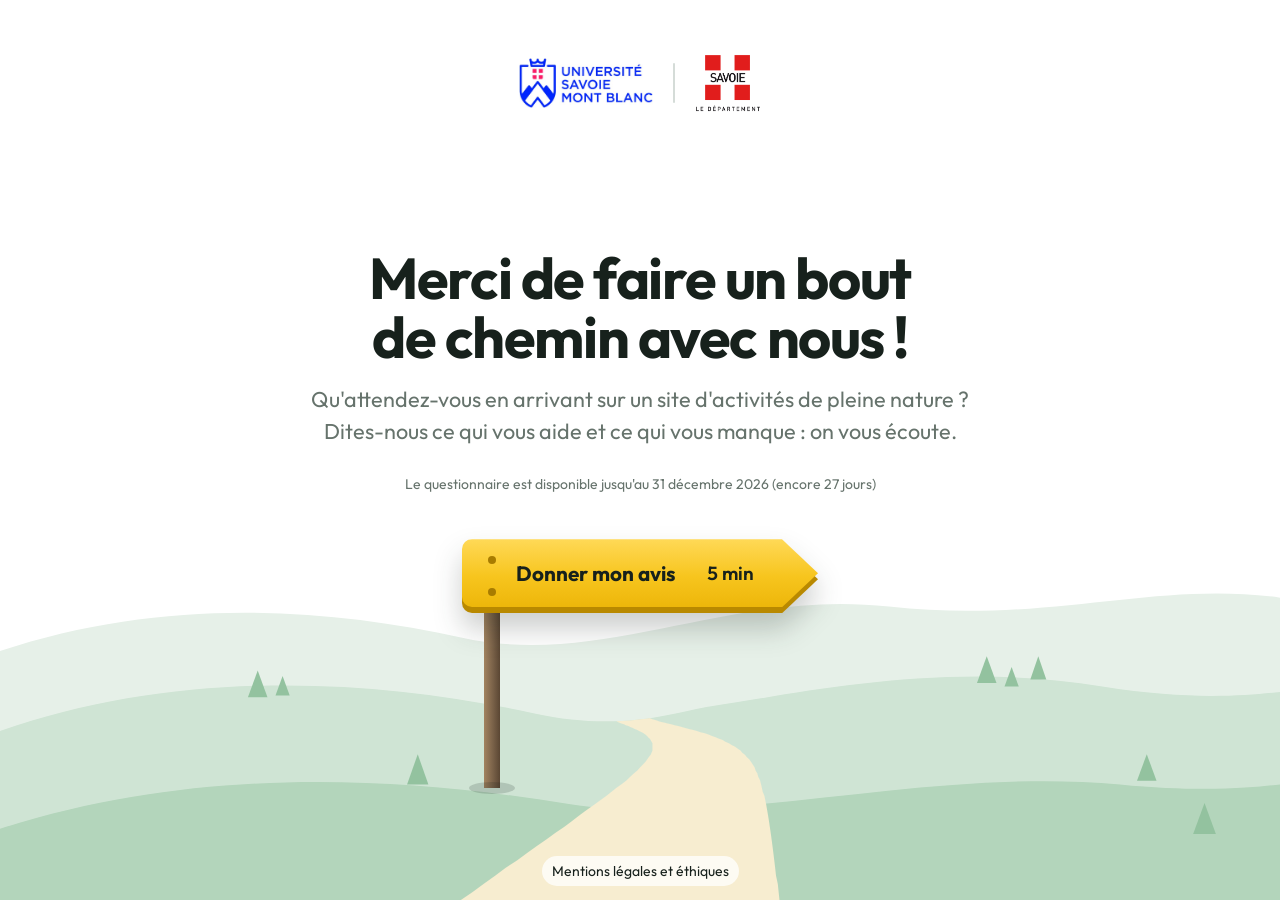
<file: index.html>
<!DOCTYPE html>
<html lang="fr">
<head>
  <meta charset="UTF-8">
  <meta name="viewport" content="width=device-width, initial-scale=1.0, viewport-fit=cover">
  <title>Questionnaire sur la pertinence de la signalétique</title>
  <link rel="stylesheet" href="css/style.css?v=31">
</head>
<body class="fixed">

  <svg class="hills" viewBox="0 110 1440 370" preserveAspectRatio="xMidYMax slice" aria-hidden="true">
    <path class="hill-far"  d="M0 200 C180 140 360 150 520 185 C680 220 820 130 1000 150 C1180 170 1300 120 1440 140 V480 H0 Z"/>
    <path class="hill-mid"  d="M0 290 C200 220 420 230 600 270 C700 292 760 268 800 262 C900 248 1060 210 1240 240 C1340 256 1400 250 1440 246 V480 H0 Z"/>
    <g class="pines"><path d="M290 222 L279 252 H301 Z"/><path d="M318 228 L310 250 H326 Z"/><path d="M1110 206 L1099 236 H1121 Z"/><path d="M1138 218 L1130 240 H1146 Z"/><path d="M1168 206 L1159 232 H1177 Z"/><path d="M470 316 L458 350 H482 Z"/><path d="M1290 316 L1279 346 H1301 Z"/></g>
    <path class="hill-near" d="M0 400 C220 330 440 340 640 372 C820 400 1040 330 1260 350 C1360 360 1420 352 1440 350 V480 H0 Z"/>
    <clipPath id="belowCrest"><path d="M0 290 C200 220 420 230 600 270 C700 292 760 268 800 262 C900 248 1060 210 1240 240 C1340 256 1400 250 1440 246 V480 H0 Z"/></clipPath>
    <path class="path" clip-path="url(#belowCrest)" d="M369 588.0 L370 587.3 L373 585.3 L377 581.9 L384 577.3 L392 571.5 L401 564.8 L412 557.1 L423 548.8 L436 539.8 L449 530.5 L462 520.8 L476 510.9 L490 500.9 L504 491.0 L517 481.1 L531 471.5 L544 462.0 L557 452.8 L569 443.9 L582 435.3 L593 427.1 L604 419.2 L615 411.7 L625 404.4 L635 397.6 L644 391.0 L652 384.8 L660 378.9 L668 373.3 L675 368.0 L682 363.0 L688 358.2 L694 353.6 L700 349.3 L705 345.3 L709 341.4 L713 337.7 L717 334.3 L720 331.0 L723 327.8 L726 324.8 L728 322.0 L730 319.3 L732 316.8 L733 314.3 L734 312.0 L734 309.8 L734 307.7 L734 305.7 L734 303.8 L733 302.0 L732 300.2 L731 298.6 L729 297.0 L728 295.5 L726 294.0 L724 292.6 L722 291.3 L719 290.0 L717 288.8 L714 287.6 L712 286.5 L709 285.4 L707 284.4 L704 283.4 L702 282.4 L699 281.5 L697 280.6 L695 279.8 L694 279.0 L692 278.2 L691 277.4 L690 276.7 L689 276.0 L688 275.3 L688 274.6 L689 274.0 L689 273.4 L690 272.8 L691 272.2 L693 271.7 L694 271.1 L696 270.6 L698 270.1 L701 269.6 L703 269.2 L706 268.7 L709 268.3 L712 267.8 L714 267.4 L744 267.4 L742 267.8 L740 268.3 L738 268.7 L736 269.2 L734 269.6 L733 270.1 L731 270.6 L730 271.1 L729 271.7 L728 272.2 L728 272.8 L728 273.4 L729 274.0 L729 274.6 L731 275.3 L732 276.0 L734 276.7 L736 277.4 L739 278.2 L741 279.0 L744 279.8 L748 280.6 L751 281.5 L755 282.4 L759 283.4 L763 284.4 L767 285.4 L771 286.5 L775 287.6 L780 288.8 L784 290.0 L788 291.3 L793 292.6 L797 294.0 L801 295.5 L805 297.0 L809 298.6 L813 300.2 L816 302.0 L820 303.8 L823 305.7 L827 307.7 L830 309.8 L833 312.0 L835 314.3 L838 316.8 L840 319.3 L843 322.0 L845 324.8 L847 327.8 L849 331.0 L850 334.3 L852 337.7 L853 341.4 L855 345.3 L856 349.3 L857 353.6 L858 358.2 L860 363.0 L861 368.0 L862 373.3 L863 378.9 L864 384.8 L865 391.0 L866 397.6 L867 404.4 L868 411.7 L869 419.2 L870 427.1 L871 435.3 L872 443.9 L873 452.8 L875 462.0 L876 471.5 L877 481.1 L879 491.0 L880 500.9 L882 510.9 L883 520.8 L885 530.5 L886 539.8 L888 548.8 L889 557.1 L890 564.8 L891 571.5 L892 577.3 L893 581.9 L893 585.3 L894 587.3 L894 588.0 Z"/>
  </svg>

  <main class="home">
    <div class="home-inner">

      <div class="logos">
        <img class="usmb" src="assets/logos/logo-usmb.jpg" alt="Université Savoie Mont Blanc">
        <span class="logos-sep" aria-hidden="true"></span>
        <img class="savoie" src="assets/logos/logo-savoie.png" alt="Savoie, le Département">
      </div>

      <h1>Merci de faire un bout de chemin avec nous&nbsp;!</h1>
      <p class="intro"><span>Qu'attendez-vous en arrivant sur un site d'activités de pleine nature&nbsp;?</span> <span>Dites-nous ce qui vous aide et ce qui vous manque&nbsp;: on vous écoute.</span></p>

      <p class="countdown" id="countdown">Le questionnaire est disponible jusqu'au 31&nbsp;décembre&nbsp;2026<span class="cd-left"></span></p>

      <div class="signpost">
        <span class="pole" aria-hidden="true"></span>
        <a href="survey.html" class="start">
          <span class="start-plate"><span class="start-label">Donner mon avis</span><span class="start-time">5&nbsp;min</span></span>
        </a>
      </div>

    </div>
    <footer class="home-foot"><button type="button" class="link" id="legalOpen">Mentions légales et éthiques</button></footer>
  </main>

  <div class="modal" id="legalModal" hidden>
    <div class="modal-box legal" role="dialog" aria-modal="true" aria-labelledby="legalTitle">
      <h3 id="legalTitle">Mentions légales et éthiques</h3>

      <h4>Cadre de l'enquête</h4>
      <p>Ce questionnaire est réalisé par un groupe d'atelier d'aménagement du Master 2 Géographie et Aménagement de la Montagne (Université Savoie Mont Blanc), pour le Conseil départemental de la Savoie. Il porte sur la pertinence de la signalétique en entrée des sites d'activités de pleine nature.</p>

      <h4>Participation volontaire et sans engagement</h4>
      <p>Votre participation est libre et ne vous engage à rien. Vous pouvez la quitter à tout moment en fermant la page : seul un questionnaire terminé est enregistré.</p>

      <h4>Anonymat</h4>
      <p>Les réponses sont anonymes. Le questionnaire ne demande ni nom ni numéro de téléphone, et n'enregistre pas votre adresse IP. Les informations de profil (tranche d'âge, situation professionnelle, département ou pays d'origine, genre, personnes avec qui vous sortez) servent uniquement à décrire l'ensemble des participants et ne permettent pas de vous identifier.</p>
      <p>Nous enregistrons aussi vos réponses aux questions, y compris les réponses libres et votre avis sur l'enquête, les points que vous placez sur les photos de panneaux, vos notes des installations d'accueil, la durée de réponse et un identifiant aléatoire qui distingue les questionnaires entre eux, sans aucun lien avec votre identité. Merci de ne pas indiquer dans les réponses libres d'informations permettant de vous identifier.</p>

      <h4>Adresse e-mail (facultative)</h4>
      <p>À la fin du questionnaire, vous pouvez laisser votre adresse e-mail pour recevoir les résultats de l'enquête. C'est facultatif. Elle est enregistrée dans une liste séparée, sans lien avec vos réponses, et sert uniquement à vous envoyer les résultats. Elle n'est ni transmise ni réutilisée, et elle est supprimée une fois les résultats envoyés, au plus tard le 1er mars 2027.</p>

      <h4>Utilisation des réponses</h4>
      <p>Les données servent uniquement à l'analyse menée dans le cadre de cet atelier et à sa restitution au Conseil départemental de la Savoie, sous forme de résultats d'ensemble (statistiques, cartes de chaleur). Elles ne sont ni vendues ni transmises à des tiers à des fins commerciales.</p>

      <h4>Conservation</h4>
      <p>Les réponses ne sont pas conservées au-delà du 1er mars 2027 : elles sont supprimées au plus tard à cette date.</p>

      <h4>Hébergement et sécurité</h4>
      <p>Les réponses sont stockées dans un tableur Google (Google Sheets) géré par l'équipe de l'atelier, dont l'accès est protégé par mot de passe. Le site n'utilise ni cookie de suivi ni outil de mesure d'audience.</p>

      <h4>Vos droits</h4>
      <p>Les réponses étant anonymes, il n'est pas possible de retrouver celles d'une personne en particulier pour les consulter ou les supprimer. En cas de doute, ne validez pas le questionnaire : rien n'est enregistré tant que vous n'avez pas cliqué sur «&nbsp;Envoyer mes réponses&nbsp;».</p>
      <p>Si vous avez laissé votre adresse e-mail, vous pouvez demander à tout moment qu'elle soit supprimée en écrivant à <a href="mailto:atelier.cd73.gam@gmail.com">atelier.cd73.gam@gmail.com</a>.</p>

      <div class="legal-logos">
        <img style="--ar:2.66" src="assets/logos/logo-usmb.jpg" alt="Université Savoie Mont Blanc">
        <img style="--ar:2.59" src="assets/logos/logo-geo.jpg" alt="Département Géographie et Aménagement">
        <img style="--ar:1.82" src="assets/logos/logo-gam.png" alt="Master Géographie et Aménagement de la Montagne">
        <img style="--ar:1.15" src="assets/logos/logo-savoie.png" alt="Savoie, le Département">
      </div>

      <div class="modal-actions"><button class="btn" data-close>Retour</button></div>
    </div>
  </div>

  <script src="js/auth.js?v=6"></script>
  <script src="js/db.js?v=7"></script>
  <script>
mountResultsAccess({ tree: true });
  </script>
  <script>
    const legalModal = document.getElementById('legalModal');
    const legalBox = legalModal.querySelector('.modal-box');
    const closeLegal = () => { legalModal.hidden = true; };
    document.getElementById('legalOpen').addEventListener('click', () => { legalModal.hidden = false; legalBox.scrollTop = 0; });
    legalModal.querySelectorAll('[data-close]').forEach(b => b.addEventListener('click', closeLegal));
    legalModal.addEventListener('click', e => { if (e.target === legalModal) closeLegal(); });
    document.addEventListener('keydown', e => { if (e.key === 'Escape') closeLegal(); });

    const countdown = document.getElementById('countdown');
    const daysLeft = Math.ceil((new Date('2027-01-01T00:00:00+01:00') - Date.now()) / 86400000);
    if (daysLeft <= 0) countdown.textContent = 'Le questionnaire était disponible jusqu\'au 31\u00a0décembre\u00a02026';
    else countdown.querySelector('.cd-left').textContent = daysLeft === 1 ? ' (dernier jour)' : ' (encore ' + daysLeft + '\u00a0jours)';

    const pole = document.querySelector('.pole');
    const hills = document.querySelector('.hills');
    function plantPole () {
      const top = pole.parentElement.getBoundingClientRect().top + pole.offsetTop;
      const ground = window.innerHeight - hills.getBoundingClientRect().height * 0.34;
      pole.style.height = Math.max(36, Math.round(ground - top)) + 'px';
    }
    plantPole();
    window.addEventListener('resize', plantPole);
    document.fonts && document.fonts.ready.then(plantPole);
  </script>
</body>
</html>
</file>
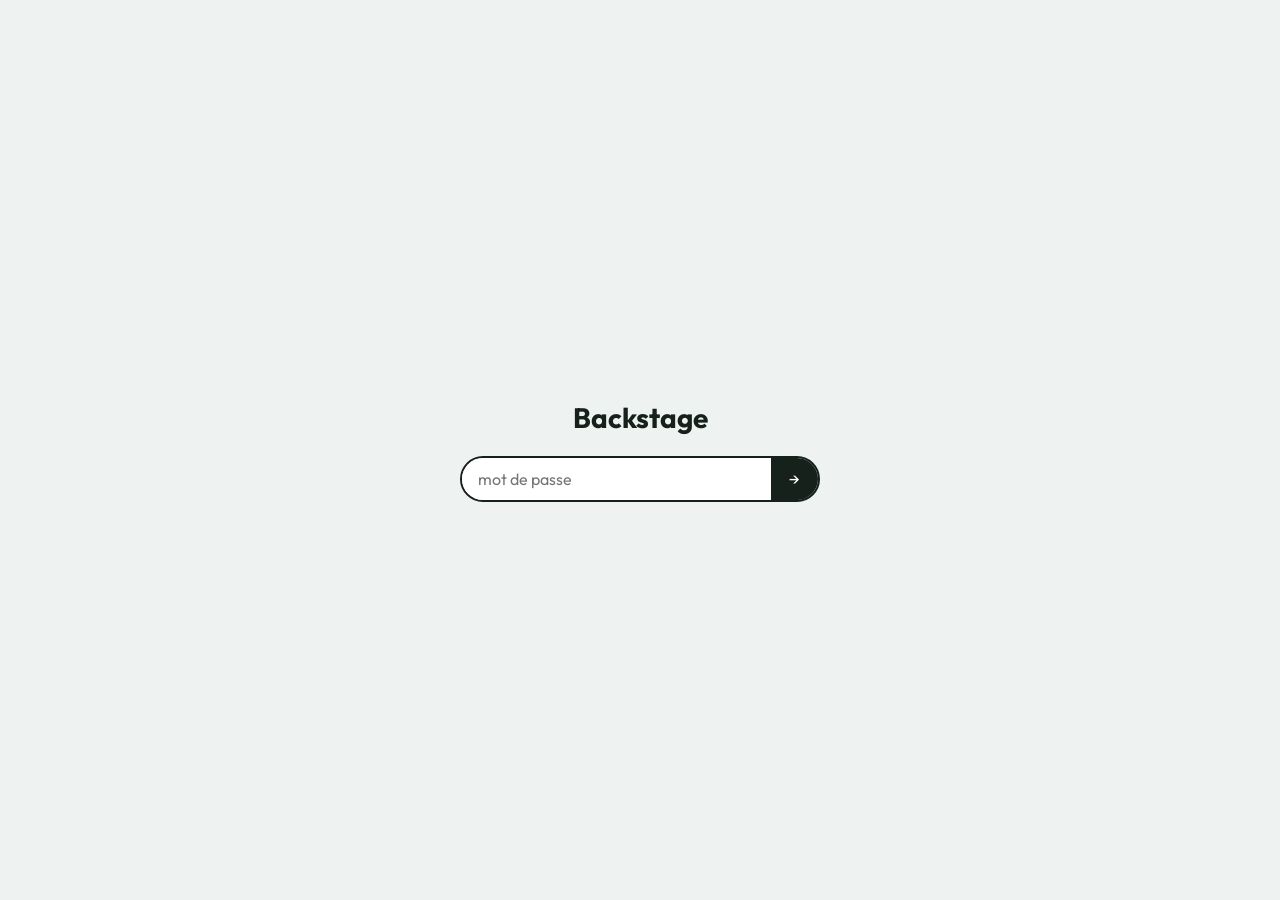
<file: results.html>
<!DOCTYPE html>
<html lang="fr">
<head>
  <meta charset="UTF-8">
  <meta name="viewport" content="width=device-width, initial-scale=1.0, viewport-fit=cover">
  <title>Backstage — Signalétique Pleine Nature</title>
  <link rel="stylesheet" href="css/style.css?v=31">
</head>
<body class="backstage">

  <main class="center-page" id="gate" style="display:none;">
    <div class="inner">
      <p class="gate-title">Backstage</p>
      <form class="gate-form" id="gateForm" autocomplete="off" style="max-width:none;">
        <input type="password" placeholder="mot de passe" aria-label="Mot de passe" autocomplete="current-password" autocapitalize="off" spellcheck="false">
        <button type="submit" aria-label="Valider">→</button>
      </form>
    </div>
  </main>

  <div id="dash" style="display:none;">
    <header class="results-bar">
      <div class="bar-left">
        <span class="bar-title">Backstage</span>
        <span class="count"><span id="totalResponses">0 réponse</span><span class="status" id="status"></span></span>
      </div>
      <nav class="tabs" role="tablist">
        <button type="button" class="tab on" role="tab" data-tab="tabResults" aria-selected="true">Résultats</button>
        <button type="button" class="tab" role="tab" data-tab="tabImages" aria-selected="false">Images</button>
      </nav>
      <div class="actions">
        <button class="btn" onclick="refreshResults(this)">Actualiser</button>
        <button class="btn" onclick="exportXLSX(this)">Export Excel</button>
        <button class="btn" onclick="lockAndLeave()">Quitter</button>
      </div>
    </header>

    <main class="results-wrap">
      <p class="local-note" id="localNote" style="display:none;">Mode local : aucun Google Sheet relié, les réponses et les images restent sur ce navigateur.</p>

      <section id="tabResults" class="tab-panel">
        <div class="stats-row" id="statsRow"></div>
        <div id="resultsBody"></div>

        <div class="danger-zone">
          <div>
            <b>Supprimer toutes les réponses</b>
            <p>Les réponses et les e-mails sont effacés du Google Sheet. Les images restent en place.</p>
          </div>
          <button class="btn btn-danger" onclick="openDeleteModal()">Supprimer</button>
        </div>
      </section>

      <section id="tabImages" class="tab-panel" hidden>
        <div class="img-intro">
          <p>Remplacez une photo du questionnaire. Elle est recadrée au format 4:3, puis s'affiche pour les nouveaux participants.</p>
          <p class="muted">Les clics et les notes déjà recueillis restent liés à l'ancienne image : les résultats n'affichent que ceux de l'image actuelle, et l'Excel indique quelle image chaque personne a vue.</p>
        </div>
        <div class="img-grid" id="imgGrid"></div>
        <input type="file" id="imgFile" accept="image/jpeg,image/png,image/webp" hidden>
      </section>
    </main>
  </div>

  <div class="modal" id="cropModal" hidden>
    <div class="modal-box crop-box">
      <h3 id="cropTitle">Recadrer l'image</h3>
      <p>Faites glisser l'image pour choisir le cadrage, et zoomez si besoin.</p>
      <div class="crop-frame" id="cropFrame"><img id="cropImg" alt="" draggable="false"></div>
      <label class="crop-zoom">
        <span>Zoom</span>
        <input type="range" id="cropZoom" min="1" max="3" step="0.01" value="1">
      </label>
      <p class="err" id="cropErr"></p>
      <div class="modal-actions">
        <button class="btn" data-close>Annuler</button>
        <button class="btn btn-primary" id="cropSave" onclick="saveCrop()">Enregistrer</button>
      </div>
    </div>
  </div>

  <div class="modal" id="delModal" hidden>
    <div class="modal-box">
      <div id="delStep1">
        <h3>Supprimer toutes les réponses ?</h3>
        <p id="delCount"></p>
        <div class="modal-actions">
          <button class="btn" data-close>Annuler</button>
          <button class="btn btn-primary" onclick="deleteStep2()">Continuer</button>
        </div>
      </div>
      <div id="delStep2" hidden>
        <h3>Confirmation finale</h3>
        <p>Cette action est irréversible. Tapez <b>supprimer</b> pour confirmer.</p>
        <input class="modal-input" id="delInput" type="text" autocomplete="off" autocapitalize="off" spellcheck="false" placeholder="supprimer">
        <p class="err" id="delErr"></p>
        <div class="modal-actions">
          <button class="btn" data-close>Annuler</button>
          <button class="btn btn-danger" id="delGo" onclick="confirmDelete()" disabled>Supprimer définitivement</button>
        </div>
      </div>
    </div>
  </div>

  <script src="js/auth.js?v=6"></script>
  <script src="js/db.js?v=7"></script>
  <script src="js/app.js?v=26"></script>
  <script src="js/export.js?v=18"></script>
  <script src="js/results.js?v=17"></script>
  <script>
    const gateEl = document.getElementById('gate');
    const dashEl = document.getElementById('dash');

    function showDashboard () {
      gateEl.style.display = 'none';
      dashEl.style.display = 'block';
      startResults();
    }
    function showGate () {
      stopResults();
      dashEl.style.display = 'none';
      gateEl.style.display = 'flex';
      document.querySelector('#gateForm input').focus();
    }
    async function lockAndLeave () {
      await DB.signOut();
      window.location.href = 'index.html';
    }

    bindDeleteModal();
    bindTabs();
    bindImages();
    bindGateForm(document.getElementById('gateForm'), () => {});
    DB.onAuth(signedIn => (signedIn ? showDashboard() : showGate()), err => {
      console.error(err);
      showGate();
    });
  </script>
</body>
</html>
</file>
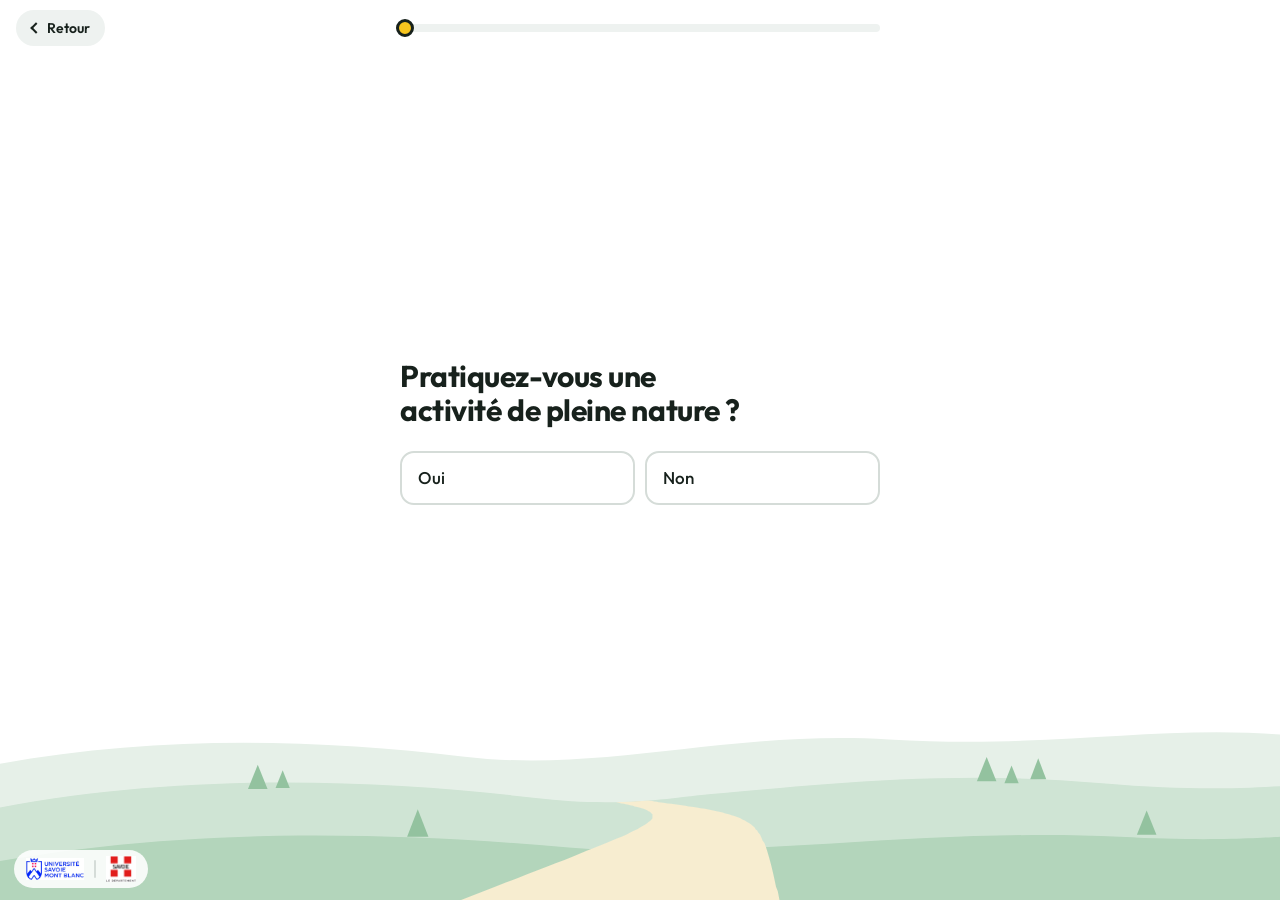
<file: survey.html>
<!DOCTYPE html>
<html lang="fr">
<head>
  <meta charset="UTF-8">
  <meta name="viewport" content="width=device-width, initial-scale=1.0, viewport-fit=cover">
  <title>Questionnaire sur la pertinence de la signalétique</title>
  <link rel="stylesheet" href="css/style.css?v=31">
</head>
<body class="fixed survey">

  <svg class="hills hills-survey" viewBox="0 0 1440 222" preserveAspectRatio="xMidYMax slice" aria-hidden="true">
    <path class="hill-far"  d="M0 54 C180 18 360 24 520 45 C680 66 820 12 1000 24 C1180 36 1300 6 1440 18 V222 H0 Z"/>
    <path class="hill-mid"  d="M0 108 C200 66 420 72 600 96 C700 109.2 760 94.8 800 91.2 C900 82.8 1060 60 1240 78 C1340 87.6 1400 84 1440 81.6 V222 H0 Z"/>
    <g class="pines"><path d="M290 55.2 L279 85.2 H301 Z"/><path d="M318 62 L310 84 H326 Z"/><path d="M1110 45.6 L1099 75.6 H1121 Z"/><path d="M1138 56 L1130 78 H1146 Z"/><path d="M1168 47.2 L1159 73.2 H1177 Z"/><path d="M470 110 L458 144 H482 Z"/><path d="M1290 111.6 L1279 141.6 H1301 Z"/></g>
    <path class="hill-near" d="M0 174 C220 132 440 138 640 157.2 C820 174 1040 132 1260 144 C1360 150 1420 145.2 1440 144 V222 H0 Z"/>
    <clipPath id="belowCrestLow"><path d="M0 108 C200 66 420 72 600 96 C700 109.2 760 94.8 800 91.2 C900 82.8 1060 60 1240 78 C1340 87.6 1400 84 1440 81.6 V222 H0 Z"/></clipPath>
    <path class="path" clip-path="url(#belowCrestLow)" d="M369 286.8 L370 286.4 L373 285.2 L377 283.1 L384 280.4 L392 276.9 L401 272.9 L412 268.3 L423 263.3 L436 257.9 L449 252.3 L462 246.5 L476 240.5 L490 234.5 L504 228.6 L517 222.7 L531 216.9 L544 211.2 L557 205.7 L569 200.3 L582 195.2 L593 190.3 L604 185.5 L615 181 L625 176.6 L635 172.6 L644 168.6 L652 164.9 L660 161.3 L668 158 L675 154.8 L682 151.8 L688 148.9 L694 146.2 L700 143.6 L705 141.2 L709 138.8 L713 136.6 L717 134.6 L720 132.6 L723 130.7 L726 128.9 L728 127.2 L730 125.6 L732 124.1 L733 122.6 L734 121.2 L734 119.9 L734 118.6 L734 117.4 L734 116.3 L733 115.2 L732 114.1 L731 113.2 L729 112.2 L728 111.3 L726 110.4 L724 109.6 L722 108.8 L719 108 L717 107.3 L714 106.6 L712 105.9 L709 105.2 L707 104.6 L704 104 L702 103.4 L699 102.9 L697 102.4 L695 101.9 L694 101.4 L692 100.9 L691 100.4 L690 100 L689 99.6 L688 99.2 L688 98.8 L689 98.4 L689 98 L690 97.7 L691 97.3 L693 97 L694 96.7 L696 96.4 L698 96.1 L701 95.8 L703 95.5 L706 95.2 L709 95 L712 94.7 L714 94.4 L744 94.4 L742 94.7 L740 95 L738 95.2 L736 95.5 L734 95.8 L733 96.1 L731 96.4 L730 96.7 L729 97 L728 97.3 L728 97.7 L728 98 L729 98.4 L729 98.8 L731 99.2 L732 99.6 L734 100 L736 100.4 L739 100.9 L741 101.4 L744 101.9 L748 102.4 L751 102.9 L755 103.4 L759 104 L763 104.6 L767 105.2 L771 105.9 L775 106.6 L780 107.3 L784 108 L788 108.8 L793 109.6 L797 110.4 L801 111.3 L805 112.2 L809 113.2 L813 114.1 L816 115.2 L820 116.3 L823 117.4 L827 118.6 L830 119.9 L833 121.2 L835 122.6 L838 124.1 L840 125.6 L843 127.2 L845 128.9 L847 130.7 L849 132.6 L850 134.6 L852 136.6 L853 138.8 L855 141.2 L856 143.6 L857 146.2 L858 148.9 L860 151.8 L861 154.8 L862 158 L863 161.3 L864 164.9 L865 168.6 L866 172.6 L867 176.6 L868 181 L869 185.5 L870 190.3 L871 195.2 L872 200.3 L873 205.7 L875 211.2 L876 216.9 L877 222.7 L879 228.6 L880 234.5 L882 240.5 L883 246.5 L885 252.3 L886 257.9 L888 263.3 L889 268.3 L890 272.9 L891 276.9 L892 280.4 L893 283.1 L893 285.2 L894 286.4 L894 286.8 Z"/>
  </svg>

  <div class="partners">
    <img src="assets/logos/logo-usmb.jpg" alt="Université Savoie Mont Blanc">
    <span class="logos-sep" aria-hidden="true"></span>
    <img class="savoie" src="assets/logos/logo-savoie.png" alt="Savoie, le Département">
  </div>

  <div class="progress"><div class="progress-fill" id="progressFill"></div></div>
  <button class="back" id="headerBack" onclick="prevStep()">Retour</button>

  <main class="stage" id="stage">
    <div class="slides">

      <section class="slide" id="q_pratique" data-key="pratique" data-type="single" data-auto>
        <h2 class="q-title">Pratiquez-vous une activité de pleine nature&nbsp;?</h2>
        <div class="opts cols-2">
          <button class="opt" data-value="oui">Oui</button>
          <button class="opt" data-value="non">Non</button>
        </div>
      </section>

      <section class="slide" id="q_activites" data-key="activites" data-type="multi" data-levels data-max="3">
        <h2 class="q-title">Quelle(s) activité(s) pratiquez-vous le&nbsp;plus, et à quel niveau&nbsp;?</h2>
        <p class="act-count" id="actCount">Sélectionnez jusqu'à 3 activités</p>
        <div class="opts multi chips">
          <button class="opt chip" data-value="rando"><span>Randonnée</span></button>
          <button class="opt chip" data-value="trail"><span>Trail</span></button>
          <button class="opt chip" data-value="promenade"><span>Balade</span></button>
          <button class="opt chip" data-value="orientation"><span>Course d'orientation</span></button>
          <button class="opt chip" data-value="vtt"><span>VTT</span></button>
          <button class="opt chip" data-value="vttae"><span>VTT électrique</span></button>
          <button class="opt chip" data-value="escalade"><span>Escalade</span></button>
          <button class="opt chip" data-value="via_ferrata"><span>Via ferrata</span></button>
          <button class="opt chip" data-value="parapente"><span>Parapente</span></button>
          <button class="opt chip" data-value="ski_fond"><span>Ski de fond</span></button>
          <button class="opt chip" data-value="ski_rando"><span>Ski de randonnée</span></button>
          <button class="opt chip" data-value="raquettes"><span>Raquettes</span></button>
          <button class="opt chip" data-value="peche"><span>Pêche</span></button>
          <button class="opt chip" data-value="chasse"><span>Chasse</span></button>
          <button class="opt chip" data-value="equitation"><span>Équitation</span></button>
          <button class="opt chip" data-value="cueillette"><span>Cueillette</span></button>
          <button class="opt chip" data-value="observation_faune"><span>Observation de la faune</span></button>
          <button class="opt chip" data-value="promenade_chien"><span>Promenade du chien</span></button>
          <button type="button" class="chip-add" id="chipAdd">Autre…</button>
          <form class="chip-form" id="chipForm" hidden>
            <input type="text" maxlength="40" placeholder="Votre activité" aria-label="Autre activité" autocomplete="off">
            <button type="submit">Ajouter</button>
          </form>
          <div class="level-pop" id="levelPop" role="dialog" aria-label="Niveau" hidden>
            <p class="level-q"></p>
            <div class="seg" role="group"></div>
          </div>
        </div>
        <button class="btn btn-primary btn-full btn-next" onclick="nextStep()">Suivant</button>
      </section>

      <section class="slide" id="q_frequence" data-key="frequence" data-type="freq">
        <h2 class="q-title" data-one="À quelle fréquence pratiquez-vous {act} ?" data-many="À quelle fréquence pratiquez-vous chacune de ces activités ?"></h2>
        <div class="freq-list"></div>
        <button class="btn btn-primary btn-full btn-next" onclick="nextStep()">Suivant</button>
      </section>

      <section class="slide" id="q_motif" data-key="motif_pratique" data-type="multi">
        <h2 class="q-title" data-one="Que recherchez-vous dans {act} ?" data-many="Que recherchez-vous dans ces activités ?"></h2>
        <div class="opts multi">
          <button class="opt" data-value="detente"><span>Me détendre, me balader</span></button>
          <button class="opt" data-value="sport"><span>Faire du sport, me dépasser</span></button>
          <button class="opt" data-value="nature"><span>Découvrir la nature et les paysages</span></button>
          <button class="opt" data-value="partage"><span>Partager un moment avec mes proches</span></button>
        </div>
        <button class="btn btn-primary btn-full btn-next" onclick="nextStep()">Suivant</button>
      </section>

      <section class="slide" id="q_saisons" data-key="saisons" data-type="multi">
        <h2 class="q-title" data-one="En quelle saison pratiquez-vous le plus {act} ?" data-many="En quelle(s) saison(s) pratiquez-vous ces activités ?"></h2>
        <div class="opts cols-2 multi">
          <button class="opt" data-value="printemps"><span>Printemps</span></button>
          <button class="opt" data-value="ete"><span>Été</span></button>
          <button class="opt" data-value="automne"><span>Automne</span></button>
          <button class="opt" data-value="hiver"><span>Hiver</span></button>
        </div>
        <button class="btn btn-primary btn-full btn-next" onclick="nextStep()">Suivant</button>
      </section>

      <section class="slide" id="q_preparation" data-key="preparation" data-type="freq">
        <h2 class="q-title" data-one="Comment préparez-vous vos sorties ?" data-many="Comment préparez-vous vos sorties pour chacune de ces activités ?"></h2>
        <div class="freq-list"></div>
        <button class="btn btn-primary btn-full btn-next" onclick="nextStep()">Suivant</button>
      </section>

      <section class="slide" id="q_moyens" data-key="moyens" data-type="multi">
        <h2 class="q-title">Par quel(s) moyen(s) préparez-vous vos sorties&nbsp;?</h2>
        <div class="opts multi">
          <button class="opt" data-value="internet"><span>Internet et sites web</span></button>
          <div class="precise precise-box" data-for="internet" data-suggest="Visorando|Camptocamp|Altituderando|Géoportail|Google Maps|Météo-France|Savoie Mont Blanc|Randogps" hidden>
            <input class="precise-input" type="text" maxlength="150" placeholder="Lesquels&nbsp;?" aria-label="Sites web" autocomplete="off">
            <div class="suggest" hidden></div>
          </div>
          <button class="opt" data-value="reseaux"><span>Réseaux sociaux</span></button>
          <div class="precise precise-box" data-for="reseaux" data-suggest="Instagram|Facebook|YouTube|TikTok|Pinterest|WhatsApp|Snapchat|X (Twitter)" hidden>
            <input class="precise-input" type="text" maxlength="150" placeholder="Lesquels&nbsp;?" aria-label="Réseaux sociaux" autocomplete="off">
            <div class="suggest" hidden></div>
          </div>
          <button class="opt" data-value="appli"><span>Applications de sentiers</span></button>
          <div class="precise precise-box" data-for="appli" data-suggest="Visorando|Komoot|AllTrails|Cartes IGN|Strava|Outdooractive|Iphigénie|Wikiloc|Gaia GPS|Whympr|Garmin Connect|Suunto" hidden>
            <input class="precise-input" type="text" maxlength="150" placeholder="Lesquelles&nbsp;?" aria-label="Applications" autocomplete="off">
            <div class="suggest" hidden></div>
          </div>
          <button class="opt" data-value="tourisme"><span>Offices de tourisme</span></button>
          <button class="opt" data-value="papier"><span>Cartes et guides papier</span></button>
          <button class="opt" data-value="proches"><span>Recommandations de proches</span></button>
        </div>
        <button class="btn btn-primary btn-full btn-next" onclick="nextStep()">Suivant</button>
      </section>

      <section class="slide" id="q_infos" data-key="infos_recherchees" data-type="text" data-optional>
        <h2 class="q-title" id="infosTitle">Quelles informations venez-vous y trouver&nbsp;?</h2>
        <textarea class="field" rows="4" maxlength="600" placeholder="Votre réponse…"></textarea>
        <button class="btn btn-primary btn-full btn-next" onclick="nextStep()">Suivant</button>
      </section>

      <section class="slide" id="q_delai" data-key="delai_preparation" data-type="single" data-auto>
        <h2 class="q-title">Combien de temps à l'avance préparez-vous vos sorties&nbsp;?</h2>
        <div class="opts">
          <button class="opt" data-value="plus_6_mois">Plus de 6 mois avant</button>
          <button class="opt" data-value="2_6_mois">Entre 2 et 6 mois avant</button>
          <button class="opt" data-value="1_mois">Environ un mois avant</button>
          <button class="opt" data-value="1_semaine">Environ une semaine avant</button>
          <button class="opt" data-value="veille">La veille</button>
          <button class="opt" data-value="jour_meme">Le jour même</button>
        </div>
      </section>

      <section class="slide" id="q_supports" data-key="supports_sur_place" data-type="multi">
        <h2 class="q-title">Sur place, via quel(s) support(s) vous informez-vous&nbsp;?</h2>
        <div class="opts multi">
          <button class="opt" data-value="panneaux"><span>Les panneaux d'information à l'entrée du site</span></button>
          <button class="opt" data-value="balisage"><span>Le balisage et les panneaux directionnels</span></button>
          <button class="opt" data-value="accueil"><span>Un point d'accueil ou un office de tourisme</span></button>
          <button class="opt" data-value="telephone"><span>Mon téléphone (sites, applications)</span></button>
          <button class="opt" data-value="personnes"><span>Les personnes rencontrées sur place</span></button>
          <button class="opt" data-value="autre"><span>Un autre support</span></button>
          <div class="precise precise-box" data-for="autre" hidden><input class="precise-input" type="text" maxlength="150" placeholder="Lequel&nbsp;?" aria-label="Autre support" autocomplete="off"></div>
        </div>
        <button class="btn btn-primary btn-full btn-next" onclick="nextStep()">Suivant</button>
      </section>

      <section class="slide" id="q_infos_place" data-key="infos_sur_place" data-type="text" data-optional>
        <h2 class="q-title">Sur place, quelles informations recherchez-vous&nbsp;?</h2>
        <textarea class="field" rows="4" maxlength="600" placeholder="Votre réponse…"></textarea>
        <button class="btn btn-primary btn-full btn-next" onclick="nextStep()">Suivant</button>
      </section>

      <section class="slide" id="q7" data-key="attention_signaletique" data-type="multi">
        <h2 class="q-title">Face à un panneau d'information, que faites-vous&nbsp;?</h2>
        <div class="opts multi">
          <button class="opt" data-value="lis_tout" data-exclusive><span>Je lis tout</span></button>
          <button class="opt" data-value="partiellement"><span>Je survole</span></button>
          <button class="opt" data-value="infos_generales"><span>Je lis les informations générales du site</span></button>
          <button class="opt" data-value="carte"><span>Je regarde surtout la carte</span></button>
          <button class="opt" data-value="reglement"><span>Je cherche les règles et les interdictions</span></button>
          <button class="opt" data-value="sensibilisation"><span>Je lis surtout les messages de sensibilisation</span></button>
          <button class="opt" data-value="ne_lis_pas" data-exclusive><span>Je ne m'arrête pas aux panneaux</span></button>
          <button class="opt" data-value="autre"><span>Autre</span></button>
          <div class="precise precise-box" data-for="autre" hidden><input class="precise-input" type="text" maxlength="150" placeholder="Précisez…" aria-label="Autre réaction" autocomplete="off"></div>
        </div>
        <button class="btn btn-primary btn-full btn-next" onclick="nextStep()">Suivant</button>
      </section>

      <section class="slide" id="q8" data-key="raisons_non_lecture" data-type="multi">
        <h2 class="q-title">Qu'est-ce qui vous empêche de tout lire&nbsp;?</h2>
        <div class="opts multi">
          <button class="opt" data-value="trop_infos"><span>Trop d'informations</span></button>
          <button class="opt" data-value="textes"><span>Textes trop petits ou trop longs</span></button>
          <button class="opt" data-value="emplacement"><span>Panneaux mal placés ou peu visibles</span></button>
          <button class="opt" data-value="connais"><span>Je connais déjà le site</span></button>
          <button class="opt" data-value="gps"><span>Je me repère avec mon téléphone ou mon GPS</span></button>
          <button class="opt" data-value="desinteret"><span>Pas d'intérêt</span></button>
        </div>
        <button class="btn btn-primary btn-full btn-next" onclick="nextStep()">Suivant</button>
      </section>

      <section class="slide" id="signs">
        <h2 class="q-title" id="signTitle"></h2>
        <div class="sign-meta"><span id="signProg">1 / 2</span></div>
        <div class="sign-wrapper" id="signWrapper">
          <div id="signPlaceholder" class="sign-placeholder"></div>
          <div class="sign-click-overlay" id="signOverlay"></div>
          <div class="sign-lens" id="signLens"><div class="sign-lens-view" id="signLensView"></div></div>
          <div class="sign-brief" id="signBrief">
            <p class="sign-brief-text" id="signBriefText"></p>
          </div>
        </div>
        <div class="sign-bar">
          <div class="dot-pips"><div class="pip"></div><div class="pip"></div><div class="pip"></div></div>
          <button type="button" class="reset-btn" id="signReset" onclick="resetSign()" disabled>
            <svg viewBox="0 0 24 24" aria-hidden="true"><path d="M4 12a8 8 0 1 0 2.4-5.7"/><path d="M4 4.5V9h4.5"/></svg>Effacer
          </button>
        </div>
        <button class="btn btn-primary btn-full btn-next" id="signNavBtn" onclick="nextSign()" disabled>Placez 1 à 3 points</button>
      </section>

      <section class="slide" id="q_accueil" data-key="accueil_notes" data-type="rating">
        <h2 class="q-title">Cette installation d'accueil vous plaît-elle&nbsp;?</h2>
        <div class="rate">
          <div class="rate-img" id="rateImg"></div>
          <div class="smileys" id="rateSmileys" role="group" aria-label="Votre avis"></div>
          <div class="rate-thumbs" id="rateThumbs"></div>
        </div>
        <button class="btn btn-primary btn-full btn-next" onclick="nextStep()">Suivant</button>
      </section>

      <section class="slide" id="q_besoins" data-key="besoins" data-type="text" data-optional>
        <h2 class="q-title">Qu'aimeriez-vous trouver à l'entrée d'un site d'activités de pleine nature&nbsp;?</h2>
        <textarea class="field" rows="5" maxlength="1000" placeholder="Idées vues ailleurs, endroit où l'information était claire, aménagement qui a amélioré votre visite…"></textarea>
        <button class="btn btn-primary btn-full btn-next" onclick="nextStep()">Suivant</button>
      </section>

      <section class="slide" id="q_hors_sentier" data-key="hors_sentier" data-type="single" data-auto>
        <h2 class="q-title">Pendant vos sorties, vous arrive-t-il de quitter les sentiers balisés&nbsp;?</h2>
        <div class="opts">
          <button class="opt" data-value="jamais">Jamais</button>
          <button class="opt" data-value="parfois">Parfois</button>
          <button class="opt" data-value="souvent">Souvent</button>
        </div>
      </section>

      <section class="slide" id="q_hors_raisons" data-key="hors_sentier_raisons" data-type="multi">
        <h2 class="q-title">Pour quelle(s) raison(s) quittez-vous les sentiers&nbsp;?</h2>
        <div class="opts multi">
          <button class="opt" data-value="lisibilite"><span>Le chemin ou le balisage n'est pas clair</span></button>
          <button class="opt" data-value="decouverte"><span>Pour découvrir d'autres chemins ou paysages</span></button>
          <button class="opt" data-value="raccourcis"><span>Pour prendre un raccourci</span></button>
          <button class="opt" data-value="autre"><span>Pour une autre raison</span></button>
          <div class="precise precise-box" data-for="autre" hidden><input class="precise-input" type="text" maxlength="150" placeholder="Laquelle&nbsp;?" aria-label="Autre raison" autocomplete="off"></div>
        </div>
        <button class="btn btn-primary btn-full btn-next" onclick="nextStep()">Suivant</button>
      </section>

      <section class="slide" id="q_visite" data-key="type_visite" data-type="multi">
        <h2 class="q-title">Avec qui sortez-vous en général en pleine nature&nbsp;?</h2>
        <div class="opts multi">
          <button class="opt" data-value="seul"><span>Seul(e)</span></button>
          <button class="opt" data-value="couple"><span>En couple</span></button>
          <button class="opt" data-value="famille"><span>En famille</span></button>
          <button class="opt" data-value="amis"><span>Entre amis</span></button>
          <button class="opt" data-value="groupe"><span>En groupe organisé</span></button>
        </div>
        <button class="btn btn-primary btn-full btn-next" onclick="nextStep()">Suivant</button>
      </section>

      <section class="slide" id="q_age" data-key="age" data-type="single" data-auto>
        <h2 class="q-title">Quel est votre âge&nbsp;?</h2>
        <div class="opts cols-2">
          <button class="opt" data-value="moins_15">Moins de 15 ans</button>
          <button class="opt" data-value="15_29">15 – 29 ans</button>
          <button class="opt" data-value="30_44">30 – 44 ans</button>
          <button class="opt" data-value="45_59">45 – 59 ans</button>
          <button class="opt" data-value="60_74">60 – 74 ans</button>
          <button class="opt" data-value="plus_75">75 ans ou plus</button>
        </div>
      </section>

      <section class="slide" id="q_csp" data-key="csp" data-type="single" data-auto>
        <h2 class="q-title">Quelle est votre situation professionnelle&nbsp;?</h2>
        <div class="opts">
          <button class="opt" data-value="agriculteur">Agriculteur(rice) exploitant(e)</button>
          <button class="opt" data-value="artisan">Artisan(e), commerçant(e), chef d'entreprise</button>
          <button class="opt" data-value="cadre">Cadre, profession intellectuelle supérieure</button>
          <button class="opt" data-value="intermediaire">Profession intermédiaire</button>
          <button class="opt" data-value="employe">Employé(e)</button>
          <button class="opt" data-value="ouvrier">Ouvrier(ère)</button>
          <button class="opt" data-value="retraite">Retraité(e)</button>
          <button class="opt" data-value="sans_activite">Sans activité professionnelle (étudiant(e), sans emploi…)</button>
        </div>
      </section>

      <section class="slide" id="q_departement" data-key="departement" data-type="text" data-list>
        <h2 class="q-title">Quel est votre département de résidence&nbsp;?</h2>
        <div class="ac">
          <input class="field" id="placeInput" type="text" maxlength="80" placeholder="Ex. Savoie, 73… ou votre pays" autocomplete="off"
                 role="combobox" aria-autocomplete="list" aria-controls="placeList" aria-expanded="false">
          <ul class="ac-list" id="placeList" role="listbox" hidden></ul>
        </div>
        <p class="err">Choisissez votre département ou votre pays dans la liste.</p>
        <button class="btn btn-primary btn-full btn-next" onclick="nextStep()">Suivant</button>
      </section>

      <section class="slide" id="q_genre" data-key="genre" data-type="single" data-auto>
        <h2 class="q-title">Vous êtes…</h2>
        <div class="opts">
          <button class="opt" data-value="homme">Un homme</button>
          <button class="opt" data-value="femme">Une femme</button>
          <button class="opt" data-value="autre">Non binaire</button>
          <button class="opt" data-value="nr">Je préfère ne pas répondre</button>
        </div>
      </section>

      <section class="slide" id="q_fin">
        <p class="fin-text">Vos réponses nous aideront à rendre les panneaux d'information à l'entrée des sites de pleine nature plus clairs et plus utiles. Elles seront analysées par notre groupe d'atelier du Master 2 GAM et restituées au Conseil départemental de la Savoie et aux partenaires du projet.</p>
        <textarea class="field fin-avis" id="avisEnquete" rows="3" maxlength="600" placeholder="Laissez votre avis sur l'enquête ici" aria-label="Votre avis sur l'enquête (facultatif)"></textarea>
        <label class="fin-label" for="contactEmail">Pour recevoir les résultats de l'enquête, laissez votre adresse e-mail (facultatif)</label>
        <input class="field" id="contactEmail" type="email" maxlength="200" placeholder="Adresse e-mail" autocomplete="email" autocapitalize="off" spellcheck="false">
        <p class="err">Adresse e-mail invalide.</p>
        <button class="btn btn-primary btn-full btn-next" onclick="submitSurvey()">Envoyer mes réponses</button>
      </section>

      <section class="slide thanks" id="merci" style="text-align:center;">
        <h2>Merci pour votre participation&nbsp;!</h2>
        <p>Vos réponses ont bien été enregistrées.</p>
        <p id="merciContact" hidden>Vous recevrez les résultats par e-mail.</p>
        <a href="index.html">Nouvelle participation</a>
      </section>

    </div>
  </main>

  <div class="lightbox" id="lightbox" hidden role="dialog" aria-modal="true" aria-label="Photo agrandie">
    <img alt="">
    <button type="button" class="lightbox-close" aria-label="Fermer"><svg viewBox="0 0 24 24"><path d="M6 6l12 12M18 6 6 18"/></svg></button>
  </div>

  <script src="js/auth.js?v=6"></script>
  <script src="js/db.js?v=7"></script>
  <script src="js/app.js?v=26"></script>
  <script>
    const band = document.querySelector('.hills-survey');
    function fitBand () {
      const r = band.getBoundingClientRect();
      band.setAttribute('preserveAspectRatio', r.width / r.height > 1440 / 222 ? 'none' : 'xMidYMax slice');
    }
    fitBand();
    window.addEventListener('resize', fitBand);
  </script>
</body>
</html>
</file>
<file: css/style.css>
@import url('https://fonts.googleapis.com/css2?family=Outfit:wght@400;500;600;700;800&display=swap');

:root {
  --paper: #FFFFFF;
  --mist:  #EEF2F0;
  --line:  #D5DCD8;
  --ink:   #17211C;
  --forest: #244534;
  --muted: #66736C;
  --plate: #F7C51E;
  --plate-dark: #DDAA00;
  --blaze: #E2231A;
  --err:   #D11A12;
  --r-tile: 14px;
  --r-img:  18px;
  --t: 0.16s ease;
  --pole:  #7A6249;
  --hills-h: clamp(170px, max(32vh, 25.7vw), 420px);
  --band-h: clamp(110px, 20vh, 230px);
  --display: 'Outfit', system-ui, sans-serif;
  --body: 'Outfit', system-ui, sans-serif;
}
@media (orientation: portrait) {
  :root { --hills-h: clamp(200px, 40vh, 520px); --band-h: clamp(100px, 15vh, 170px); }
}

*, *::before, *::after { box-sizing: border-box; margin: 0; padding: 0; }

html, body { height: 100%; }
body {
  font-family: var(--body);
  background: var(--paper);
  color: var(--ink);
  font-size: 17px;
  line-height: 1.45;
  -webkit-font-smoothing: antialiased;
  -webkit-tap-highlight-color: transparent;
}
button, input, textarea { font-family: inherit; color: inherit; }
:focus-visible { outline: 3px solid var(--ink); outline-offset: 3px; }

body.fixed {
  height: 100vh; height: 100dvh;
  overflow: hidden; overscroll-behavior: none;
}

@media (prefers-reduced-motion: reduce) {
  *, *::before, *::after { animation-duration: 0.01ms !important; transition-duration: 0.01ms !important; }
}

/* barre d'avancement */
.progress {
  position: fixed; top: 24px; left: 50%; z-index: 20; transform: translateX(-50%);
  width: min(480px, calc(100vw - 248px)); height: 8px;
  background: var(--mist); border-radius: 999px;
}
.progress-fill {
  position: relative; height: 100%; width: 0; min-width: 8px;
  background: var(--ink); border-radius: 999px;
  transition: width 0.5s cubic-bezier(.3,.7,.2,1);
}
.progress-fill::after {
  content: ''; position: absolute; right: -6px; top: 50%; transform: translateY(-50%);
  width: 18px; height: 18px; border-radius: 50%;
  background: var(--plate); border: 3px solid var(--ink);
}

.back {
  position: fixed; top: 10px; left: 16px; z-index: 21;
  height: 36px; padding: 0 15px 0 13px; border-radius: 999px;
  display: flex; align-items: center; justify-content: center; gap: 7px;
  background: var(--mist); border: none; cursor: pointer;
  font: inherit; font-size: 14px; font-weight: 600; color: var(--ink);
  visibility: hidden; transition: background var(--t);
}
.back::before {
  content: ''; width: 8px; height: 8px; margin-left: 3px;
  border-left: 2.5px solid var(--ink); border-bottom: 2.5px solid var(--ink);
  transform: rotate(45deg);
}
.back.visible { visibility: visible; }
@media (hover: hover) { .back:hover { background: var(--line); } }

.stage {
  position: relative; z-index: 1;
  height: 100vh; height: 100dvh;
  display: flex; align-items: center; justify-content: center;
  padding: 64px 20px calc(var(--band-h) * 0.55); overflow: hidden;
}
.slides { width: 100%; max-width: 480px; }
.stage-signs .slides { max-width: 1100px; }

.slide { display: none; }
.slide.active { display: block; }

@keyframes enterFwd  { from { opacity: 0; transform: translateX(28px); }  to { opacity: 1; transform: none; } }
@keyframes enterBack { from { opacity: 0; transform: translateX(-28px); } to { opacity: 1; transform: none; } }
@keyframes exitFwd   { from { opacity: 1; } to { opacity: 0; transform: translateX(-20px); } }
@keyframes exitBack  { from { opacity: 1; } to { opacity: 0; transform: translateX(20px); } }

.q-title {
  font-family: var(--display); font-weight: 700;
  font-size: 30px; line-height: 1.12; letter-spacing: -0.015em;
  margin-bottom: 24px; text-wrap: balance;
}

/* réponses */
.opts { display: grid; gap: 10px; }
.opts.cols-2 { grid-template-columns: 1fr 1fr; }
.opt {
  display: flex; align-items: center; gap: 12px;
  width: 100%; min-height: 54px; padding: 13px 16px;
  background: var(--paper); border: 2px solid var(--line); border-radius: var(--r-tile);
  font-size: 17px; font-weight: 500; line-height: 1.25; text-align: left; cursor: pointer;
  transition: border-color var(--t), background var(--t), color var(--t), transform 0.1s ease;
}
.opt:active { transform: scale(0.98); }
@media (hover: hover) { .opt:hover { border-color: var(--ink); } }
.opt.sel, .opt.sel:hover { background: var(--forest); border-color: var(--forest); color: var(--paper); }
.opt small { display: block; margin-top: 2px; font-size: 14px; font-weight: 400; color: var(--muted); }
.opt.sel small { color: #B9C4BE; }
.opts:not(.multi) .opt.sel, .opts:not(.multi) .opt.sel:hover { background: var(--plate); border-color: var(--plate); color: var(--ink); }
.opts:not(.multi) .opt.sel small { color: rgba(23, 33, 28, 0.72); }

.multi .opt::before {
  content: ''; flex-shrink: 0; width: 22px; height: 22px;
  border: 2px solid var(--line); border-radius: 7px; background: var(--paper);
  transition: background var(--t), border-color var(--t);
}
.multi .opt.sel::before {
  border-color: var(--plate);
  background: var(--plate) url("data:image/svg+xml,%3Csvg xmlns='http://www.w3.org/2000/svg' viewBox='0 0 16 16'%3E%3Cpath d='M3.5 8.4l3 3 6-6.6' fill='none' stroke='%2317211C' stroke-width='2.4' stroke-linecap='round' stroke-linejoin='round'/%3E%3C/svg%3E") center / 15px no-repeat;
}

/* pastilles d'activités + encadré des niveaux */
.opts.chips { display: flex; flex-wrap: wrap; gap: 8px; }
.chip { width: auto; min-height: 44px; padding: 9px 16px 9px 12px; gap: 8px; border-radius: 999px; font-size: 16px; }
.multi .chip::before { width: 18px; height: 18px; border-radius: 50%; }
.multi .chip.sel::before { background-size: 12px; }

.act-count { margin: -12px 0 18px; font-size: 16px; color: var(--muted); }
.act-count.bump { animation: bump 0.4s ease; color: var(--ink); }
@keyframes bump { 25% { transform: translateX(-4px); } 50% { transform: translateX(4px); } 75% { transform: translateX(-2px); } }
.full .chip:not(.sel) { opacity: 0.4; cursor: default; }
.full .chip-add, .full .chip-form { display: none; }

.chip-add {
  display: inline-flex; align-items: center; min-height: 44px; padding: 9px 16px;
  border: 2px dashed var(--line); border-radius: 999px; background: transparent;
  font-size: 16px; font-weight: 500; color: var(--muted); cursor: pointer;
  transition: border-color var(--t), color var(--t);
}
@media (hover: hover) { .chip-add:hover { border-color: var(--ink); color: var(--ink); } }
.chip-add[hidden], .chip-form[hidden] { display: none; }
.chip-form {
  display: inline-flex; align-items: center; min-height: 44px; padding: 3px 3px 3px 14px;
  border: 2px solid var(--ink); border-radius: 999px; background: var(--paper);
}
.chip-form input { width: 150px; border: none; outline: none; background: transparent; font-size: 16px; }
.chip-form button {
  border: none; border-radius: 999px; padding: 7px 14px; cursor: pointer;
  background: var(--ink); color: var(--paper); font-size: 14px; font-weight: 600;
}

.chip .chip-lvl { margin: 0 0 0 -2px; font-size: 14px; font-weight: 600; color: var(--plate); }
.chip .chip-lvl::before { content: '· '; color: #B9C4BE; }
.chip.open { box-shadow: 0 0 0 3px var(--plate); }

/* bulle du niveau, accrochée sous la pastille */
.opts.chips { position: relative; }
.level-pop {
  position: absolute; z-index: 5; width: 330px; max-width: 100%;
  padding: 14px 12px 12px; border-radius: 20px; background: var(--paper);
  box-shadow: 0 0 0 1px var(--line), 0 14px 34px rgba(23, 33, 28, 0.16);
}
.level-pop[hidden] { display: none; }
.level-pop::before {
  content: ''; position: absolute; top: -7px; left: var(--arrow); width: 14px; height: 14px;
  background: var(--paper); box-shadow: -1px -1px 0 var(--line);
  transform: translateX(-50%) rotate(45deg);
}
.level-pop.up::before { top: auto; bottom: -7px; box-shadow: 1px 1px 0 var(--line); }
.level-pop.new { animation: popIn 0.18s ease; }
.level-pop.up.new { animation-name: popInUp; }
@keyframes popIn   { from { opacity: 0; transform: translateY(-6px); } to { opacity: 1; transform: none; } }
@keyframes popInUp { from { opacity: 0; transform: translateY(6px); }  to { opacity: 1; transform: none; } }
.level-q { margin: 0 4px 10px; font-size: 16px; }
.seg { display: flex; gap: 4px; padding: 4px; background: var(--mist); border-radius: 15px; }
.seg-btn {
  flex: 1; display: flex; flex-direction: column; align-items: center; gap: 3px;
  padding: 10px 8px 9px; border: none; border-radius: 11px;
  background: transparent; cursor: pointer;
  font-size: 14px; font-weight: 600; color: var(--muted);
  transition: background var(--t), color var(--t);
}
.seg-btn svg { width: 24px; height: 14px; display: block; fill: #BAC4BE; transition: fill var(--t); }
@media (hover: hover) { .seg-btn:not(.sel):hover { color: var(--ink); } .seg-btn:not(.sel):hover svg { fill: var(--muted); } }
.seg-btn.sel { background: var(--forest); color: var(--paper); }
.seg-btn.sel svg { fill: var(--plate); }

/* fréquence : une ligne par activité choisie */
.freq-list { display: grid; gap: 12px; }
.freq-row {
  border-radius: 20px; background: var(--mist);
  transition: opacity 0.3s ease, box-shadow var(--t);
}
.freq-row.todo:not(.open) { opacity: 0.5; }
@media (hover: hover) { .freq-row:not(.open):hover { box-shadow: inset 0 0 0 2px var(--ink); opacity: 1; } }
.freq-head {
  display: flex; align-items: center; justify-content: space-between; gap: 12px;
  width: 100%; min-height: 54px; padding: 8px 10px 8px 18px; border: none; background: none; cursor: pointer;
  font: inherit; color: var(--ink); text-align: left;
}
.freq-name { font-size: 16px; font-weight: 600; line-height: 1.2; overflow-wrap: anywhere; }
.freq-val {
  flex-shrink: 0; padding: 6px 12px; border-radius: 999px;
  background: var(--plate); font-size: 14px; font-weight: 600;
  transition: opacity 0.25s ease 0.12s, transform 0.35s cubic-bezier(0.2, 0.9, 0.3, 1.2) 0.12s;
}
.freq-val:empty, .freq-row.open .freq-val { opacity: 0; transform: translateX(-14px) scale(0.9); transition-delay: 0s; }
.freq-body { display: grid; grid-template-rows: 0fr; transition: grid-template-rows 0.34s cubic-bezier(0.4, 0, 0.2, 1); }
.freq-row.open .freq-body { grid-template-rows: 1fr; }
.freq-inner { min-height: 0; overflow: hidden; }
.freq-inner .freq-opts { margin: 0 12px 12px; opacity: 0; transition: opacity 0.2s ease; }
.freq-row.open .freq-opts { opacity: 1; transition-delay: 0.1s; }
.freq-opts { display: grid; grid-template-columns: 1fr 1fr; gap: 4px; padding: 4px; background: var(--paper); border-radius: 15px; }
.freq-btn {
  min-height: 46px; padding: 10px 12px; border: none; border-radius: 11px; background: transparent; cursor: pointer;
  font-size: 15px; font-weight: 500; line-height: 1.2; text-align: center; color: var(--ink);
  transition: background var(--t), color var(--t);
}
@media (hover: hover) { .freq-btn:not(.sel):hover { background: var(--mist); } }
.freq-btn.sel { background: var(--plate); font-weight: 600; }
.freq-btn { position: relative; }
.freq-btn::before, .freq-btn::after { content: ''; position: absolute; background: rgba(23, 33, 28, 0.1); pointer-events: none; }
.freq-btn:nth-child(odd)::after { top: 24%; bottom: 24%; right: -2.5px; width: 1px; }
.freq-btn:nth-child(n+3)::before { top: -2.5px; left: 14%; right: 14%; height: 1px; }

@media (min-width: 481px) {
  .freq-opts.cols-3 { grid-template-columns: repeat(3, 1fr); }
  .freq-opts.cols-3 .freq-btn::before { display: none; }
  .freq-opts.cols-3 .freq-btn:nth-child(2)::after { top: 24%; bottom: 24%; right: -2.5px; width: 1px; }
  .freq-opts.cols-3 .freq-btn:last-child::after { display: none; }
}

#q_saisons.single .btn-next { display: none; }

/* question activités : un peu plus large pour les pastilles */
.stage-wide .slides { max-width: 660px; }

@media (max-width: 480px) {
  .opts.multi .precise-box { padding-left: 16px; --sug-l: 16px; }
  .opts.chips { gap: 6px; }
  .chip, .chip-add, .chip-form { min-height: 38px; font-size: 15px; }
  .chip { padding: 7px 13px 7px 10px; gap: 7px; }
  .chip-add { padding: 7px 13px; }
  .multi .chip::before { width: 16px; height: 16px; }
  .chip.open { box-shadow: 0 0 0 2px var(--plate); }
  .freq-list { gap: 10px; }
  .freq-head { padding-left: 16px; }
  .freq-inner .freq-opts { margin: 0 10px 10px; }
  .freq-opts { grid-template-columns: 1fr; }
  .freq-btn { min-height: 44px; }
  .freq-btn:nth-child(odd)::after { display: none; }
  .freq-btn:nth-child(n+2)::before { top: -2.5px; left: 14%; right: 14%; height: 1px; }
  .level-q { font-size: 15px; }
  .seg-btn { padding: 8px 2px 7px; font-size: 13px; }
}

/* téléphone : on fait défiler plutôt que de réduire */
@media (max-width: 600px) {
  body.fixed { height: auto; min-height: 100dvh; overflow: auto; overscroll-behavior: auto; }
  body.survey::before {
    content: ''; position: fixed; top: 0; left: 0; right: 0; height: 66px; z-index: 19;
    background: linear-gradient(var(--paper) 80%, rgba(255,255,255,0));
  }
  body.fixed .stage { height: auto; min-height: 100vh; min-height: 100dvh; overflow: visible; padding-top: 64px; padding-bottom: calc(var(--band-h) * 0.6 + 56px); }
  .progress { left: 124px; right: 20px; width: auto; transform: none; }
}

.opts.compact { gap: 8px; }
.opts.compact .opt { min-height: 48px; padding: 10px 13px; font-size: 16px; }

.field {
  display: block; width: 100%; padding: 14px 16px;
  border: 2px solid var(--line); border-radius: var(--r-tile); background: var(--paper);
  font-size: 17px; line-height: 1.4; outline: none; resize: none;
  transition: border-color var(--t);
}
.field:focus { border-color: var(--ink); }
.field::placeholder { color: var(--muted); }
.field[hidden] { display: none; }
.opts + .field { margin-top: 10px; }

/* liste déroulante du département */
.ac { position: relative; }
.ac-list {
  position: absolute; left: 0; right: 0; top: calc(100% + 6px); z-index: 10;
  margin: 0; padding: 5px; list-style: none;
  background: var(--paper); border: 2px solid var(--ink); border-radius: var(--r-tile);
  box-shadow: 0 14px 34px rgba(23, 33, 28, 0.14);
}
.ac-list[hidden] { display: none; }
.ac-item { display: flex; align-items: center; gap: 12px; min-height: 44px; padding: 8px 12px; border-radius: 9px; font-size: 16px; cursor: pointer; }
.ac-item b { min-width: 30px; font-weight: 700; }
.ac-item em { margin-left: auto; font-style: normal; font-size: 13px; color: var(--muted); }
.ac-item.on { background: var(--mist); }
@media (hover: hover) { .ac-item:hover { background: var(--mist); } }

/* précision : champ intégré dans le bas de la case cochée */
.opt.sel:has(+ .precise:not([hidden])) { border-bottom-left-radius: 0; border-bottom-right-radius: 0; }
.opts .precise {
  margin-top: -10px; padding: 2px 16px 16px 50px;
  border: 2px solid var(--forest); border-top: none; border-radius: 0 0 var(--r-tile) var(--r-tile);
  background: var(--forest) linear-gradient(rgba(255, 255, 255, 0.24), rgba(255, 255, 255, 0.24)) no-repeat;
  background-size: calc(100% - 66px) 1px; background-position: 50px calc(100% - 11px);
  color: var(--paper); font-size: 16px; caret-color: var(--plate);
  animation: preciseIn 0.2s ease;
}
.opts .precise:focus {
  border-color: var(--forest);
  background-image: linear-gradient(var(--plate), var(--plate)); background-size: calc(100% - 66px) 2px;
}
.opts .precise::placeholder { color: #8E9A94; }
.opts.compact .precise { margin-top: -8px; padding-left: 47px; background-position: 47px calc(100% - 11px); }
@keyframes preciseIn { from { opacity: 0; } to { opacity: 1; } }

/* précision libre avec suggestions, dans la case cochée */
.opts .precise-box {
  margin-top: -10px; padding: 0 12px 12px 46px;
  border-radius: 0 0 var(--r-tile) var(--r-tile); background: var(--forest);
  animation: preciseIn 0.2s ease;
}
.precise-input {
  display: block; width: 100%; padding: 9px 12px;
  border: none; border-radius: 10px;
  background: var(--paper); color: var(--ink); font-size: 16px; outline: none; caret-color: var(--ink);
  transition: box-shadow var(--t);
}
.precise-input:focus { box-shadow: 0 0 0 3px var(--plate); }
.precise-input::placeholder { color: var(--muted); }
.opts .precise-box { position: relative; }

/* « Autre » : le champ se place à droite de la réponse, sur la même ligne */
.opts:has(> .precise-box[data-for="autre"]) { grid-template-columns: auto 1fr; column-gap: 0; }
.opts:has(> .precise-box[data-for="autre"]) > * { grid-column: 1 / -1; }
.opts > .opt.sel[data-value="autre"]:has(+ .precise-box:not([hidden])) {
  grid-column: 1; padding-right: 10px; border-radius: var(--r-tile) 0 0 var(--r-tile);
}
.opts.multi > .precise-box[data-for="autre"]:not([hidden]) {
  grid-column: 2; display: flex; align-items: center;
  margin: 0; padding: 6px 8px 6px 0;
  border: 2px solid var(--forest); border-left: none; border-radius: 0 var(--r-tile) var(--r-tile) 0;
}
.precise-box[data-for="autre"] .precise-input { padding: 7px 10px; }
.suggest {
  position: absolute; left: var(--sug-l, 46px); right: 12px; top: calc(100% - 12px); z-index: 10;
  padding: 4px; border-top: 1px solid var(--line);
  background: var(--paper); border-radius: 0 0 10px 10px;
  box-shadow: 0 16px 30px rgba(23, 33, 28, 0.22);
}
.suggest[hidden] { display: none; }
.precise-box.open .precise-input { border-radius: 10px 10px 0 0; box-shadow: none; }
.sug {
  display: block; width: 100%; min-height: 40px; padding: 8px 10px; border: none; border-radius: 8px;
  background: transparent; color: var(--ink); text-align: left; cursor: pointer;
  font-size: 16px; font-weight: 500; animation: preciseIn 0.15s ease;
  transition: background var(--t);
}
.sug.on { background: var(--mist); }
@media (hover: hover) { .sug:hover { background: var(--mist); } }
.sug:active { background: var(--plate); }

/* bouton : lame de panneau directionnel jaune */
.btn {
  display: inline-flex; align-items: center; justify-content: center; gap: 10px;
  min-height: 48px; padding: 12px 22px;
  border: 2px solid var(--ink); border-radius: 999px;
  background: var(--paper); color: var(--ink);
  font-size: 16px; font-weight: 600; text-decoration: none; cursor: pointer;
  transition: background var(--t), color var(--t);
}
@media (hover: hover) { .btn:not(:disabled):hover { background: var(--mist); } }
.btn:disabled { opacity: 0.35; cursor: default; }

.btn-primary {
  justify-content: space-between; gap: 16px;
  min-height: 60px; padding: 8px 8px 8px 26px;
  border: none; border-radius: 999px;
  background: var(--ink); color: var(--paper);
  font-size: 18px; font-weight: 600;
  transition: background var(--t), color var(--t);
}
.btn-primary::after {
  content: ''; flex-shrink: 0; width: 44px; height: 44px; border-radius: 50%;
  background: var(--plate) url("data:image/svg+xml,%3Csvg xmlns='http://www.w3.org/2000/svg' viewBox='0 0 20 20'%3E%3Cpath d='M4 10h11M10.5 5l5 5-5 5' fill='none' stroke='%2317211C' stroke-width='2.4' stroke-linecap='round' stroke-linejoin='round'/%3E%3C/svg%3E") center / 20px no-repeat;
  transition: transform 0.18s ease, background-color var(--t);
}
@media (hover: hover) { .btn-primary:not(:disabled):hover { background: #2A3A32; } .btn-primary:not(:disabled):hover::after { transform: translateX(3px); } }
.btn-primary:active::after { transform: translateX(5px); }
.btn-primary:disabled { background: var(--mist); color: var(--muted); opacity: 1; }
.btn-primary:disabled::after { background-color: var(--line); }
.btn-full { width: 100%; }
.slide .btn-next { margin-top: 22px; }

.err { display: none; color: var(--err); font-size: 15px; font-weight: 500; margin-top: 10px; }

/* mises en situation */
#signs {
  --sign-w: min(100%, max(220px, calc((100vh - 290px) * 4 / 3)));
  --sign-w: min(100%, max(220px, calc((100dvh - 290px) * 4 / 3)));
}
#signs .sign-meta, #signs .btn-next { width: var(--sign-w); margin-left: auto; margin-right: auto; }
#signs .q-title, #q_accueil .q-title { text-align: center; }
#signs .btn-next, #q_accueil .btn-next { display: flex; }
.sign-meta {
  display: flex; justify-content: flex-end;
  font-size: 15px; font-weight: 600; color: var(--muted); margin-bottom: 8px;
}
.sign-wrapper {
  position: relative; margin: 0 auto; width: var(--sign-w);
  cursor: crosshair; user-select: none; -webkit-user-select: none;
  border-radius: var(--r-img); overflow: hidden;
}
.sign-placeholder { width: 100%; aspect-ratio: 4/3; position: relative; background: var(--mist); }
.sign-click-overlay { position: absolute; inset: 0; overflow: hidden; pointer-events: none; }
.click-dot {
  position: absolute; width: 30px; height: 30px; border-radius: 50%;
  background: var(--plate); border: 3px solid var(--ink);
  transform: translate(-50%,-50%) scale(0);
  display: flex; align-items: center; justify-content: center;
  color: var(--ink); font-size: 14px; font-weight: 700; line-height: 1;
  animation: dotPop 0.24s ease forwards; pointer-events: none; z-index: 20;
}
@keyframes dotPop {
  0%   { transform: translate(-50%,-50%) scale(0); }
  70%  { transform: translate(-50%,-50%) scale(1.18); }
  100% { transform: translate(-50%,-50%) scale(1); }
}
.sign-lens {
  position: absolute; width: 220px; height: 220px; border-radius: 50%;
  border: 3px solid var(--ink); box-shadow: 0 0 0 4px var(--paper);
  background: var(--mist); overflow: hidden;
  transform: translate(-50%,-50%); pointer-events: none; z-index: 30;
  opacity: 0; transition: opacity var(--t);
}
.sign-lens.on { opacity: 1; }
.sign-lens-view { position: absolute; }
.sign-lens::after {
  content: ''; position: absolute; left: 50%; top: 50%; width: 8px; height: 8px;
  border-radius: 50%; background: var(--blaze); box-shadow: 0 0 0 2px var(--paper);
  transform: translate(-50%,-50%); z-index: 30;
}
.sign-brief {
  position: absolute; inset: 0; z-index: 40; display: flex;
  opacity: 0; pointer-events: none; transition: opacity 0.4s ease;
  flex-direction: column; align-items: center; justify-content: center;
  padding: 24px; text-align: center; cursor: default;
  background: rgba(255,255,255,0.93);
}
.sign-brief.on { opacity: 1; pointer-events: auto; transition: none; }
#signs.briefing .q-title { visibility: hidden; }
.sign-brief-text { font-family: var(--display); font-size: 28px; font-weight: 700; line-height: 1.15; max-width: 18em; text-wrap: balance; }
.hl { background: linear-gradient(transparent 58%, var(--plate) 58% 92%, transparent 92%); }
.sign-bar {
  display: flex; align-items: center; gap: 10px; margin: 12px auto 0; width: var(--sign-w);
  font-size: 15px; color: var(--muted);
}
.dot-pips { display: flex; gap: 6px; flex: 1; }
.pip { width: 14px; height: 14px; border-radius: 50%; border: 2px solid var(--ink); transition: background var(--t); }
.pip.on { background: var(--plate); }
.reset-btn {
  display: inline-flex; align-items: center; gap: 6px; min-height: 36px; padding: 5px 14px 5px 11px;
  border: 2px solid var(--ink); border-radius: 999px; background: var(--paper); cursor: pointer;
  font-size: 14px; font-weight: 600; color: var(--ink);
  transition: background var(--t), opacity var(--t);
}
.reset-btn svg { width: 16px; height: 16px; fill: none; stroke: currentColor; stroke-width: 2.4; stroke-linecap: round; stroke-linejoin: round; }
.reset-btn:disabled { opacity: 0.3; cursor: default; }
@media (hover: hover) { .reset-btn:not(:disabled):hover { background: var(--mist); } }
.reset-btn:not(:disabled):active { transform: scale(0.96); }
.sign-surface { position: absolute; inset: 0; width: 100%; height: 100%; display: block; object-fit: cover; background: var(--mist); }
.sign-grid {
  background-color: var(--paper);
  background-image: linear-gradient(to right, var(--line) 1px, transparent 1px), linear-gradient(to bottom, var(--line) 1px, transparent 1px);
  background-size: 12.5% 16.6667%;
}

/* installations d'accueil : une photo à la fois, notée par smileys */
#q_accueil {
  --pick-w: min(100%, max(260px, calc((100vh - 430px) * 4 / 3)));
  --pick-w: min(100%, max(260px, calc((100dvh - 430px) * 4 / 3)));
}
#q_accueil .btn-next { width: var(--pick-w); margin-left: auto; margin-right: auto; }
.rate { width: var(--pick-w); margin: 0 auto; }
.rate-img { position: relative; aspect-ratio: 4/3; overflow: hidden; background: var(--mist); border-radius: var(--r-img) var(--r-img) 0 0; }
.rate-photo { position: absolute; inset: 0; opacity: 0; transition: opacity 0.35s ease; }
.rate-photo.on { opacity: 1; }
.rate-photo img, .rate-photo .sign-grid { position: absolute; inset: 0; width: 100%; height: 100%; display: block; object-fit: cover; }
.pick-num {
  position: absolute; top: 10px; left: 10px; z-index: 2;
  height: 28px; padding: 0 10px; border-radius: 999px;
  display: flex; align-items: center;
  background: var(--paper); color: var(--ink); font-size: 14px; font-weight: 700;
}
.smileys {
  display: grid; grid-template-columns: repeat(4, 1fr); gap: 4px; padding: 6px;
  background: var(--mist); border-radius: 0 0 var(--r-img) var(--r-img);
}
.smiley {
  display: flex; flex-direction: column; align-items: center; gap: 4px; padding: 8px 2px 7px;
  background: transparent; border: none; border-radius: 12px; color: var(--muted); cursor: pointer;
  font-size: 13px; font-weight: 600; line-height: 1.1;
  transition: background var(--t), color var(--t), transform 0.12s ease;
}
.smiley[data-value="1"] { --c: #D8432F; --on: #fff; }
.smiley[data-value="2"] { --c: #EE8A26; --on: var(--ink); }
.smiley[data-value="3"] { --c: #97C23C; --on: var(--ink); }
.smiley[data-value="4"] { --c: #2E9A57; --on: #fff; }
.smiley svg { width: 34px; height: 34px; display: block; color: var(--c); transition: color var(--t); }
.smiley:active { transform: scale(0.94); }
.smiley.sel { background: var(--c); color: var(--on); }
.smiley.sel svg { color: var(--on); }
@media (hover: hover) { .smiley:not(.sel):hover { background: var(--paper); color: var(--ink); } }
.rate-thumbs { display: flex; justify-content: center; gap: 10px; margin-top: 14px; }
.rate-thumb {
  position: relative; width: 58px; aspect-ratio: 4/3; padding: 0; cursor: pointer;
  border: 2px solid transparent; border-radius: 10px; background: var(--mist);
  opacity: 0.45; transition: opacity var(--t), border-color var(--t);
}
.rate-thumb img, .rate-thumb .sign-grid { width: 100%; height: 100%; display: block; object-fit: cover; border-radius: 8px; }
.rate-thumb.done { opacity: 1; }
.rate-thumb.on { opacity: 1; border-color: var(--ink); }
.rate-badge {
  position: absolute; right: -7px; bottom: -7px; width: 22px; height: 22px; border-radius: 50%;
  display: none; align-items: center; justify-content: center;
  background: var(--plate); color: var(--ink); box-shadow: 0 0 0 2px var(--paper);
}
.rate-badge svg { width: 20px; height: 20px; display: block; }
.rate-badge[data-value="1"] { background: #D8432F; color: #fff; }
.rate-badge[data-value="2"] { background: #EE8A26; }
.rate-badge[data-value="3"] { background: #97C23C; }
.rate-badge[data-value="4"] { background: #2E9A57; color: #fff; }
.rate-photo.on { cursor: zoom-in; }
.rate-photo:not(.on) { pointer-events: none; }
.rate-zoom {
  position: absolute; top: 10px; right: 10px; z-index: 2;
  width: 36px; height: 36px; padding: 0; border: none; border-radius: 50%;
  display: flex; align-items: center; justify-content: center;
  background: var(--paper); color: var(--ink); cursor: zoom-in;
  box-shadow: 0 1px 4px rgba(0,0,0,0.18); transition: transform 0.12s ease;
}
.rate-zoom svg, .lightbox-close svg { width: 20px; height: 20px; fill: none; stroke: currentColor; stroke-width: 2.2; stroke-linecap: round; }
@media (hover: hover) { .rate-photo.on:hover .rate-zoom { transform: scale(1.08); } }
.lightbox {
  position: fixed; inset: 0; z-index: 200; display: flex; align-items: center; justify-content: center;
  padding: 16px; background: rgba(23,33,28,0.9); cursor: zoom-out;
  opacity: 0; transition: opacity 0.2s ease;
}
.lightbox[hidden] { display: none; }
.lightbox.on { opacity: 1; }
.lightbox img { max-width: 100%; max-height: 100%; object-fit: contain; border-radius: var(--r-img); box-shadow: 0 8px 40px rgba(0,0,0,0.4); }
.lightbox-close {
  position: absolute; top: 16px; right: 16px; width: 44px; height: 44px; padding: 0;
  border: none; border-radius: 50%; display: flex; align-items: center; justify-content: center;
  background: var(--paper); color: var(--ink); cursor: pointer;
}
.rate-thumb.done .rate-badge { display: flex; }

/* fin */
#q_fin { text-align: center; }
.fin-text { font-size: 17px; line-height: 1.5; margin-bottom: 22px; text-wrap: pretty; }
.fin-avis { margin-bottom: 22px; }
.fin-label { display: block; font-size: 15px; font-weight: 600; margin-bottom: 8px; text-wrap: balance; }
#q_fin .field { text-align: center; }
.stage.stage-center { padding: 24px 20px; }
.thanks, .thanks * { text-align: center; }
.thanks h2 { font-family: var(--display); font-size: 44px; font-weight: 800; line-height: 1.05; letter-spacing: -0.02em; margin-bottom: 14px; }
.thanks p  { font-size: 17px; color: var(--muted); }
.thanks a  { display: inline-block; margin-top: 28px; font-size: 15px; font-weight: 600; color: var(--ink); text-underline-offset: 3px; }

/* accueil */
.hills {
  position: fixed; left: 0; right: 0; bottom: 0; z-index: 0;
  width: 100%; height: var(--hills-h); pointer-events: none;
}
.hills-survey { height: var(--band-h); }

/* logos discrets le long du questionnaire */
.survey { position: relative; }
.partners {
  position: absolute; left: 14px; bottom: 12px; z-index: 2;
  display: flex; align-items: center; gap: 10px; padding: 6px 12px;
  border-radius: 999px; background: rgba(255, 255, 255, 0.88);
}
.partners img { display: block; height: 22px; width: auto; }
.partners .savoie { height: 26px; }
.partners .logos-sep { width: 1.5px; height: 18px; }
@media (max-width: 600px) { .partners { position: fixed; z-index: 0; } }
.hill-far  { fill: #E6F0E8; }
.hill-mid  { fill: #CFE4D4; }
.hill-near { fill: #B3D5BB; }
.pines     { fill: #93C29F; }
.path      { fill: #F7EDD0; }

.home {
  position: relative; z-index: 1;
  min-height: 100vh; min-height: 100dvh;
  display: flex; align-items: center; justify-content: center;
  padding: 110px 24px calc(110px + 5vh);
}
.home-inner { width: 100%; max-width: 860px; display: flex; flex-direction: column; align-items: center; text-align: center; }
.logos { position: absolute; top: clamp(24px, 6vh, 56px); left: 0; right: 0; display: flex; align-items: center; justify-content: center; gap: 20px; }
.logos img { display: block; height: clamp(44px, 5.6vh, 64px); width: auto; }
.logos .savoie { height: clamp(50px, 6.4vh, 74px); }
.logos-sep { width: 2px; height: 40px; background: var(--line); border-radius: 1px; }
.home h1 {
  font-family: var(--display); font-weight: 700;
  font-size: clamp(34px, min(8.4vw, 6.4vh), 66px); line-height: 1.03; letter-spacing: -0.025em;
  margin-bottom: 18px; max-width: 12.5em; text-wrap: balance;
}
.home .intro { font-size: clamp(19px, 2.4vh, 23px); line-height: 1.45; color: var(--muted); margin-bottom: clamp(36px, 6vh, 56px); max-width: 36em; text-wrap: balance; }
@media (min-width: 720px) { .home .intro span { display: block; } }
@media (orientation: portrait) { .home { padding-bottom: calc(var(--hills-h) * 0.62); } }
.countdown { margin: calc(clamp(36px, 6vh, 56px) * -0.5) 0 clamp(30px, 5vh, 48px); font-size: 14px; color: var(--muted); text-wrap: balance; }
.cd-left { white-space: nowrap; }
/* bouton d'entrée : lame de panneau directionnel en relief, sur son poteau */
.signpost { position: relative; display: inline-block; }
.pole {
  position: absolute; left: 22px; top: 36px; z-index: -1;
  width: 16px; height: 120px;
  background: linear-gradient(to right, #A2835F, #7A6249 55%, #5A4633);
  border-radius: 3px 3px 0 0;
}
.pole::after {
  content: ''; position: absolute; left: 50%; bottom: -6px; transform: translateX(-50%);
  width: 46px; height: 12px; border-radius: 50%; background: rgba(23,33,28,0.16);
}
.start {
  position: relative; display: inline-block; color: var(--ink); text-decoration: none;
  filter: drop-shadow(0 6px 0 #B98900) drop-shadow(0 16px 14px rgba(23,33,28,0.22));
  transition: transform 0.15s ease, filter 0.15s ease;
}
@media (hover: hover) {
  .start:hover { transform: translateY(-2px); filter: drop-shadow(0 8px 0 #B98900) drop-shadow(0 22px 18px rgba(23,33,28,0.2)); }
}
.start:active { transform: translateY(5px); filter: drop-shadow(0 1px 0 #B98900) drop-shadow(0 6px 8px rgba(23,33,28,0.2)); }
.start:focus-visible { outline: 3px solid var(--ink); outline-offset: 10px; border-radius: 12px; }
.start-plate {
  position: relative; display: flex; align-items: center; justify-content: space-between; gap: 32px;
  min-width: min(84vw, 340px); min-height: clamp(68px, 7.4vh, 84px); padding: 0 64px 0 54px;
  background: linear-gradient(#FFD957, var(--plate) 55%, #EDB60A);
  border-radius: 10px 0 0 10px;
  clip-path: polygon(0 0, calc(100% - 36px) 0, 100% 50%, calc(100% - 36px) 100%, 0 100%);
}
.start-plate::before {
  content: ''; position: absolute; left: 26px; top: 17px;
  width: 8px; height: 8px; border-radius: 50%;
  background: #A87C00; box-shadow: 0 32px 0 #A87C00;
}
.start-label { font-size: clamp(20px, 2.3vh, 25px); font-weight: 700; line-height: 1.1; white-space: nowrap; }
@media (max-width: 420px) {
  .start-plate { gap: 18px; min-height: 68px; padding: 0 54px 0 48px; }
  .start-label { font-size: 20px; }
  .start-time { font-size: 18px; }
}
.start-time { font-size: clamp(18px, 2.1vh, 22px); font-weight: 600; font-variant-numeric: tabular-nums; white-space: nowrap; }
.home-foot { position: fixed; left: 0; right: 0; bottom: 14px; z-index: 2; text-align: center; font-size: 14px; }
.home-foot .link { color: var(--ink); padding: 6px 10px; border-radius: 999px; background: rgba(255,255,255,0.75); text-decoration: none; }
@media (hover: hover) { .home-foot .link:hover { background: var(--paper); } }
.link { background: none; border: none; padding: 0; font-size: inherit; color: var(--muted); text-decoration: underline; text-underline-offset: 3px; cursor: pointer; }
@media (hover: hover) { .link:hover { color: var(--ink); } }
@media (max-height: 700px) {
  .logos img { height: 40px; }
  .logos .savoie { height: 46px; }
  .home h1 { font-size: 32px; margin-bottom: 10px; }
  .home .intro { font-size: 18px; margin-bottom: 32px; }
  .countdown { margin-bottom: 26px; }
}

/* accès backstage */
.res-access { position: fixed; top: 12px; right: 16px; z-index: 30; }
.res-btn {
  background: none; border: none; cursor: pointer;
  font-size: 14px; font-weight: 500; color: var(--muted); padding: 8px 4px; transition: color var(--t);
}
@media (hover: hover) { .res-btn:hover { color: var(--ink); } }
.res-tree { top: auto; right: clamp(14px, 5vw, 72px); bottom: calc(var(--hills-h) * 0.2); }
.res-tree .res-btn { display: block; padding: 0; color: #93C29F; cursor: default; }
.res-tree .res-btn svg { display: block; width: clamp(18px, 1.8vw, 26px); height: auto; fill: currentColor; }
.res-tree .res-btn:focus-visible { outline-offset: 4px; }
@media (hover: hover) { .res-tree .res-btn:hover { color: #93C29F; } }
.res-access.res-tree .gate-form { top: auto; bottom: 100%; margin: 0 0 8px; }
.res-access .gate-form {
  display: none; position: absolute; right: 0; top: 100%; margin-top: 6px;
  width: 250px; max-width: calc(100vw - 32px); background: var(--paper);
}
.res-access.open .gate-form { display: flex; }

.gate-form { display: flex; width: 100%; max-width: 280px; margin: 0 auto; border: 2px solid var(--ink); border-radius: 999px; overflow: hidden; }
.gate-form input { flex: 1; min-width: 0; padding: 11px 16px; font-size: 16px; border: none; background: var(--paper); outline: none; }
.gate-form button { padding: 0 18px; border: none; background: var(--ink); color: var(--paper); font-size: 16px; cursor: pointer; }
.gate-form.shake { animation: shake 0.35s ease; border-color: var(--err); }
@keyframes shake { 0%, 100% { transform: translateX(0); } 25% { transform: translateX(-6px); } 75% { transform: translateX(6px); } }

.center-page {
  height: 100vh; height: 100dvh;
  display: flex; flex-direction: column; align-items: center; justify-content: center;
  padding: 24px; text-align: center;
}
.center-page .inner { width: 100%; max-width: 360px; }

/* modales */
.modal {
  position: fixed; inset: 0; z-index: 100; background: rgba(23,33,28,0.5);
  display: flex; align-items: center; justify-content: center; padding: 20px;
}
.modal[hidden] { display: none; }
.modal-box { background: var(--paper); border-radius: 20px; padding: 28px; width: 100%; max-width: 440px; }
.modal-box[hidden], .modal-box [hidden] { display: none; }
.modal-box h3 { font-family: var(--display); font-size: 24px; font-weight: 700; margin-bottom: 10px; }
.modal-box p { font-size: 15px; color: var(--muted); margin-bottom: 18px; }
.modal-box p b { color: var(--ink); }
.modal-input { width: 100%; padding: 12px 14px; margin-bottom: 14px; font-size: 16px; border: 2px solid var(--line); border-radius: 12px; outline: none; }
.modal-input:focus { border-color: var(--err); }
.modal-actions { display: flex; gap: 8px; justify-content: flex-end; flex-wrap: wrap; }
.modal-box .err { margin: -6px 0 12px; }
.modal-box.legal { max-width: 580px; max-height: calc(100dvh - 40px); overflow-y: auto; overscroll-behavior: contain; text-align: left; }
.legal h4 { font-size: 16px; font-weight: 700; margin: 18px 0 4px; }
.legal p { font-size: 15px; line-height: 1.55; color: var(--ink); margin-bottom: 8px; }
.legal a { color: var(--ink); font-weight: 600; text-underline-offset: 3px; overflow-wrap: anywhere; }
.legal-logos {
  display: flex; align-items: center; justify-content: space-between; gap: clamp(10px, 3vw, 22px);
  margin-top: 26px; padding-top: 22px; border-top: 2px solid var(--mist);
}
.legal-logos img { flex: var(--ar, 1) 1 0; min-width: 0; height: auto; display: block; }
.legal .modal-actions { margin-top: 22px; }

/* backstage */
.backstage { background: var(--mist); }
.gate-title { font-family: var(--display); font-size: 28px; font-weight: 700; margin-bottom: 18px; }
.results-bar {
  display: flex; align-items: center; justify-content: space-between; gap: 12px 20px; flex-wrap: wrap;
  padding: 12px 24px; border-bottom: 1px solid var(--line);
  position: sticky; top: 0; background: var(--paper); z-index: 50;
}
.bar-left { display: flex; align-items: baseline; gap: 14px; flex-wrap: wrap; }
.bar-title { font-family: var(--display); font-size: 22px; font-weight: 700; }
.results-bar .actions { display: flex; gap: 8px; flex-wrap: wrap; }
.results-bar .btn, .btn-sm { min-height: 38px; padding: 6px 16px; font-size: 14px; }
.results-bar .count { font-size: 15px; font-weight: 600; }
.status { margin-left: 10px; font-weight: 400; color: var(--muted); }
.status.off { color: var(--err); }
.tabs { display: flex; gap: 4px; padding: 4px; background: var(--mist); border-radius: 999px; }
.tab {
  min-height: 34px; padding: 4px 18px; border: none; border-radius: 999px; background: transparent;
  font-size: 15px; font-weight: 600; color: var(--muted); cursor: pointer; transition: background var(--t), color var(--t);
}
.tab.on { background: var(--ink); color: var(--paper); }
@media (hover: hover) { .tab:not(.on):hover { color: var(--ink); } }
.tab-panel[hidden] { display: none; }
.results-wrap { max-width: 1180px; margin: 0 auto; padding: 24px 24px 64px; }
.results-h { font-family: var(--display); font-size: 22px; font-weight: 700; margin: 36px 0 12px; }
.panels { display: grid; grid-template-columns: repeat(auto-fill, minmax(min(100%, 460px), 1fr)); gap: 12px; align-items: start; }
.panel { background: var(--paper); border-radius: 18px; padding: 20px; }
.panel-head { display: flex; align-items: baseline; justify-content: space-between; gap: 6px 12px; flex-wrap: wrap; margin-bottom: 14px; }
.panel-title { font-weight: 700; }
.panel-sub { font-size: 13px; color: var(--muted); }
.empty { font-size: 15px; color: var(--muted); }
.answers { max-height: 320px; overflow-y: auto; }
.answer { font-size: 15px; line-height: 1.5; padding: 10px 0; border-top: 1px solid var(--mist); white-space: pre-wrap; }
.answer:first-child { border-top: none; padding-top: 0; }
.stats-row { display: grid; grid-template-columns: repeat(auto-fit, minmax(170px, 1fr)); gap: 10px; }
.stat-card { background: var(--paper); border-radius: 18px; padding: 18px 16px; }
.stat-card:first-child { background: var(--plate); }
.stat-val { font-family: var(--display); font-size: 34px; font-weight: 800; line-height: 1; margin-bottom: 6px; }
.stat-lbl { font-size: 14px; font-weight: 500; }
.bar-row { display: grid; grid-template-columns: minmax(0, 210px) 1fr 74px; align-items: center; gap: 12px; margin-bottom: 9px; }
.bar-lbl { font-size: 14px; line-height: 1.25; }
.bar-track { background: var(--mist); height: 14px; border-radius: 999px; overflow: hidden; }
.bar-fill { height: 100%; background: var(--ink); border-radius: 999px; transition: width 0.8s ease; }
.bar-val { font-size: 14px; text-align: right; white-space: nowrap; }
.bar-val span { color: var(--muted); margin-left: 4px; }
@media (max-width: 600px) {
  .bar-row { grid-template-columns: 1fr 74px; gap: 4px 12px; }
  .bar-lbl { grid-column: 1 / -1; }
}
.panel-switch { display: inline-flex; gap: 4px; padding: 3px; margin: -4px 0 14px; background: var(--mist); border-radius: 999px; }
.panel-switch button {
  min-height: 28px; padding: 3px 12px; border: none; border-radius: 999px; background: transparent;
  font: inherit; font-size: 13px; font-weight: 600; color: var(--muted); cursor: pointer;
  transition: background var(--t), color var(--t);
}
.panel-switch button.on { background: var(--ink); color: var(--paper); }
@media (hover: hover) { .panel-switch button:not(.on):hover { color: var(--ink); } }
.lvl-legend { display: flex; flex-wrap: wrap; gap: 4px 14px; margin: -4px 0 12px; font-size: 13px; color: var(--muted); }
.lvl-legend span { display: inline-flex; align-items: center; gap: 6px; }
.lvl-legend i { width: 12px; height: 12px; border-radius: 3px; }
.lvl-row { display: grid; grid-template-columns: minmax(0, 210px) 1fr 74px; align-items: center; gap: 12px; margin-bottom: 9px; }
.lvl-track { display: flex; gap: 2px; height: 22px; border-radius: 999px; overflow: hidden; background: var(--mist); }
.lvl-track span {
  display: flex; align-items: center; justify-content: center; min-width: 0;
  font-size: 12px; font-weight: 700; color: var(--ink); white-space: nowrap; overflow: hidden;
}
.lvl-track span.dark { color: var(--paper); }
@media (max-width: 600px) {
  .lvl-row { grid-template-columns: 1fr 74px; gap: 4px 12px; }
  .lvl-row .bar-lbl { grid-column: 1 / -1; }
}
.heatmaps-grid { display: grid; gap: 12px; grid-template-columns: repeat(auto-fit, minmax(min(100%, 320px), 1fr)); }
.hmap-card { background: var(--paper); border-radius: 18px; overflow: hidden; }
.hmap-header { padding: 14px 16px 2px; display: flex; align-items: center; justify-content: space-between; }
.hmap-title { font-weight: 700; }
.hmap-badge { font-size: 14px; color: var(--muted); }
.hmap-q { padding: 0 16px 12px; font-size: 14px; color: var(--muted); }
.hmap-body { position: relative; width: 100%; aspect-ratio: 4/3; isolation: isolate; background: var(--ink); overflow: hidden; }
.hmap-body .sign-surface { transition: filter 0.25s ease; }
.hmap-body.mode-heat .sign-surface { filter: grayscale(1) brightness(0.5) contrast(1.1); }
.hmap-body.mode-dots .sign-surface { filter: grayscale(1) brightness(0.72); }
.hmap-canvas { position: absolute; inset: 0; width: 100%; height: 100%; pointer-events: none; z-index: 2; }
.hmap-pins { position: absolute; inset: 0; z-index: 3; pointer-events: none; }
.hmap-peak {
  position: absolute; display: flex; align-items: center; gap: 5px; pointer-events: auto; cursor: default;
  transform: translate(-13px, -50%);
}
.hmap-peak.left { flex-direction: row-reverse; transform: translate(calc(-100% + 13px), -50%); }
.hmap-pin {
  display: inline-flex; align-items: center; justify-content: center; flex: none;
  width: 26px; height: 26px; border-radius: 50%;
  background: var(--paper); color: var(--ink); border: 2px solid var(--ink);
  font-size: 14px; font-weight: 700; line-height: 1;
}
.hmap-peak span {
  padding: 3px 8px; border-radius: 999px; background: var(--ink); color: var(--paper);
  font-size: 13px; font-weight: 700; white-space: nowrap;
}
.hmap-tools { display: flex; flex-wrap: wrap; gap: 8px 12px; margin-bottom: 12px; }
.hmap-seg { display: flex; gap: 4px; padding: 4px; background: var(--paper); border-radius: 999px; }
.hmap-seg button {
  min-height: 32px; padding: 4px 14px; border: none; border-radius: 999px; background: transparent;
  font: inherit; font-size: 14px; font-weight: 600; color: var(--muted); cursor: pointer;
  transition: background var(--t), color var(--t);
}
.hmap-seg button.on { background: var(--ink); color: var(--paper); }
@media (hover: hover) { .hmap-seg button:not(.on):hover { color: var(--ink); } }
.hmap-old, .acc-old { padding: 10px 16px; font-size: 13px; color: var(--muted); }
.acc-grid { display: grid; gap: 12px; grid-template-columns: repeat(auto-fit, minmax(min(100%, 250px), 1fr)); }
.acc-card { background: var(--paper); border-radius: 18px; overflow: hidden; }
.acc-img { position: relative; aspect-ratio: 4/3; background: var(--mist); }
.acc-img img, .acc-img .sign-grid { position: absolute; inset: 0; width: 100%; height: 100%; object-fit: cover; display: block; }
.acc-body { padding: 14px 16px 16px; }
.acc-head { display: flex; align-items: baseline; justify-content: space-between; margin-bottom: 10px; }
.acc-avg { font-family: var(--display); font-size: 26px; font-weight: 800; }
.acc-avg small { font-size: 14px; font-weight: 500; color: var(--muted); }
.acc-stack { display: flex; height: 14px; border-radius: 999px; overflow: hidden; background: var(--mist); gap: 2px; }
.acc-legend { display: flex; flex-wrap: wrap; gap: 4px 12px; margin-top: 10px; font-size: 13px; color: var(--muted); }
.acc-legend i { display: inline-block; width: 9px; height: 9px; border-radius: 50%; margin-right: 5px; }
.acc-old { padding: 8px 0 0; }
.danger-zone {
  display: flex; align-items: center; justify-content: space-between; gap: 16px; flex-wrap: wrap;
  margin-top: 40px; padding: 18px 20px; border: 2px solid var(--line); border-radius: 18px;
}
.danger-zone p { font-size: 14px; color: var(--muted); margin-top: 2px; }
.local-note { background: var(--plate); border-radius: 12px; padding: 10px 14px; font-size: 15px; margin-bottom: 24px; }
.btn-danger { color: var(--err); border-color: var(--err); }
@media (hover: hover) { .btn-danger:not(:disabled):hover { background: var(--err); color: var(--paper); } }

/* backstage : images */
.img-intro { max-width: 720px; margin: 8px 0 22px; font-size: 16px; line-height: 1.5; }
.img-intro .muted { margin-top: 8px; font-size: 14px; color: var(--muted); }
.img-grid { display: grid; gap: 12px; grid-template-columns: repeat(auto-fill, minmax(min(100%, 260px), 1fr)); }
.img-card { display: flex; flex-direction: column; background: var(--paper); border-radius: 18px; overflow: hidden; }
.img-thumb { position: relative; aspect-ratio: 4/3; background: var(--mist); }
.img-thumb img, .img-thumb .sign-grid { position: absolute; inset: 0; width: 100%; height: 100%; object-fit: cover; display: block; }
.img-info { display: flex; flex-direction: column; gap: 2px; padding: 14px 16px 0; }
.img-state { font-size: 14px; color: var(--muted); }
.img-state.custom { color: var(--ink); }
.img-state.custom::before { content: ''; display: inline-block; width: 8px; height: 8px; margin-right: 6px; border-radius: 50%; background: var(--plate); vertical-align: 1px; }
.img-actions { display: flex; gap: 8px; flex-wrap: wrap; padding: 12px 16px 16px; margin-top: auto; }
.crop-box { max-width: 640px; }
.crop-frame {
  position: relative; aspect-ratio: 4/3; overflow: hidden; border-radius: 14px; background: var(--mist);
  cursor: grab; touch-action: none; user-select: none;
}
.crop-frame.dragging { cursor: grabbing; }
.crop-frame img { position: absolute; max-width: none; pointer-events: none; }
.crop-zoom { display: flex; align-items: center; gap: 12px; margin: 14px 0 18px; font-size: 14px; font-weight: 600; }
.crop-zoom input { flex: 1; accent-color: var(--ink); }

@media (max-width: 480px) {
  .q-title { font-size: 26px; margin-bottom: 20px; }
  .opt { font-size: 16px; }
}
@media (max-height: 720px) {
  .stage { padding-top: 56px; padding-bottom: calc(var(--band-h) * 0.5); }
  .q-title { font-size: 25px; margin-bottom: 16px; }
  .opts { gap: 8px; }
  .opt { min-height: 46px; padding: 10px 14px; }
  .slide .btn-next { margin-top: 14px; }
}

/* téléphone : réponses resserrées pour limiter le défilement */
@media (max-width: 600px) {
  body.fixed .stage { padding-top: 60px; padding-bottom: 70px; }
  .q-title { font-size: 24px; margin-bottom: 14px; }
  .act-count { margin: -6px 0 12px; font-size: 15px; }
  .opts { gap: 7px; }
  .opt { min-height: 44px; padding: 9px 13px; gap: 10px; font-size: 15.5px; line-height: 1.2; }
  .multi .opt::before { width: 20px; height: 20px; border-radius: 6px; }
  .opts.chips { gap: 6px; }
  .chip, .chip-add, .chip-form { min-height: 36px; font-size: 15px; }
  .chip { padding: 6px 12px 6px 9px; gap: 6px; }
  .chip-add { padding: 6px 12px; }
  .multi .chip::before { width: 16px; height: 16px; }
  .btn { min-height: 46px; padding: 10px 20px; }
  .slide .btn-next { margin-top: 14px; }
  .field { padding: 11px 14px; font-size: 16px; }
  .btn-primary { min-height: 54px; padding: 7px 7px 7px 22px; font-size: 17px; }
  .btn-primary::after { width: 40px; height: 40px; }
}
@media (max-width: 600px) and (max-height: 760px) {
  body.fixed .stage { padding-top: 52px; padding-bottom: 64px; }
  .q-title { font-size: 22px; margin-bottom: 12px; }
  .act-count { margin: -4px 0 10px; }
  .opts { gap: 6px; }
  .opt { min-height: 40px; padding: 7px 12px; font-size: 15px; }
  .multi .opt::before { width: 18px; height: 18px; }
  .opts.chips { gap: 4px; }
  .chip, .chip-add, .chip-form { min-height: 31px; font-size: 14px; }
  .chip { padding: 5px 10px 5px 8px; gap: 5px; }
  .chip-add { padding: 5px 10px; }
  .chip .chip-lvl { font-size: 13px; }
  .btn-primary { min-height: 50px; }
  .btn-primary::after { width: 38px; height: 38px; }
  .slide .btn-next { margin-top: 12px; }
}
</file>
